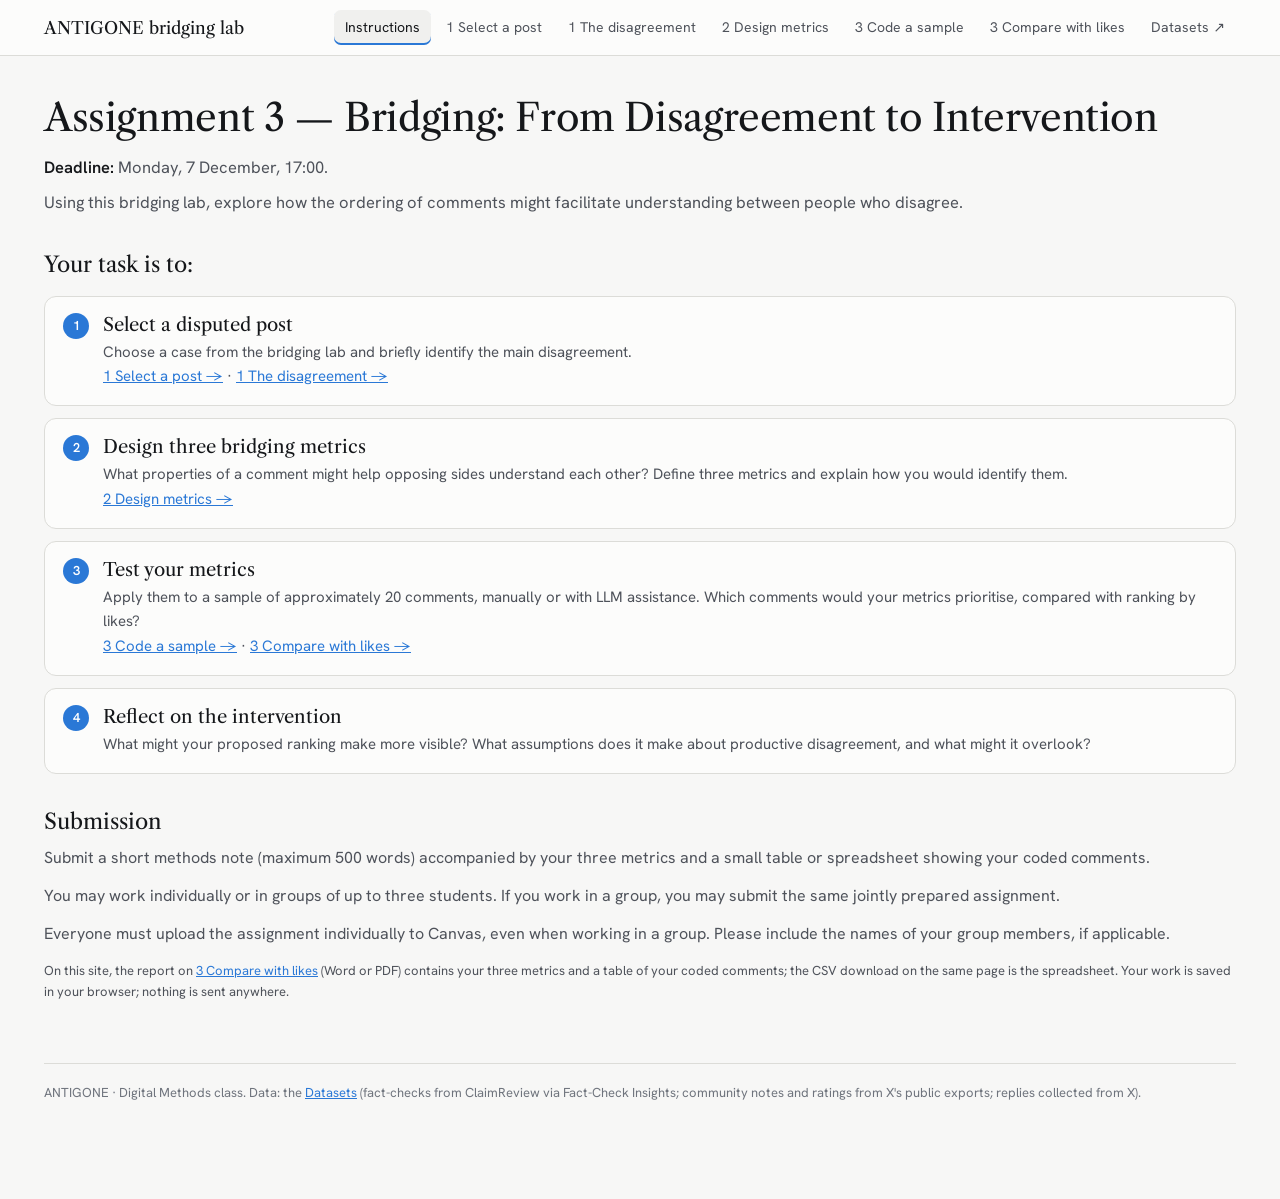
<file: index.html>
<!doctype html>
<html lang="en">
<head>
<meta charset="utf-8">
<meta name="viewport" content="width=device-width, initial-scale=1">
<title>ANTIGONE bridging lab</title>
<meta name="description" content="Assignment 3: design three bridging metrics for a disputed X post, test them on a sample of comments, and compare the result with ranking by likes.">
<script>if (new URLSearchParams(location.search).get("post")) location.replace("posts.html" + location.search);</script>
<link rel="preconnect" href="https://fonts.googleapis.com">
<link rel="preconnect" href="https://fonts.gstatic.com" crossorigin>
<link rel="stylesheet" href="https://fonts.googleapis.com/css2?family=Hanken+Grotesk:wght@400;500;600&family=Libre+Caslon+Text:ital,wght@0,400;1,400&display=swap">
<link rel="stylesheet" href="assets/lab.css">
</head>
<body>
<div class="top"><div class="in">
  <a class="brand" href="index.html">ANTIGONE bridging lab</a>
  <nav class="nav" aria-label="Steps">
    <a href="index.html" aria-current="page">Instructions</a>
    <a href="posts.html">1 Select a post</a>
    <a href="read.html">1 The disagreement</a>
    <a href="metrics.html">2 Design metrics</a>
    <a href="prompt.html">3 Code a sample</a>
    <a href="order.html">3 Compare with likes</a>
    <a href="https://claude.ai/artifact/C2MCv6EvPMsV7Sf9JYqmwA#disputed" target="_blank" rel="noopener">Datasets ↗</a>
  </nav>
</div></div>

<main class="wrap">
  <div class="prose">
  <h1>Assignment 3 — Bridging: From Disagreement to Intervention</h1>
  <p class="lede"><b>Deadline:</b> Monday, 7 December, 17:00.</p>
  <p class="lede">Using this bridging lab, explore how the ordering of comments might facilitate understanding between people who disagree.</p>
  <h2>Your task is to:</h2>
  </div>
  <ol class="steps">
    <li><h2>Select a disputed post</h2><p>Choose a case from the bridging lab and briefly identify the main disagreement.</p>
      <p class="small"><a href="posts.html">1 Select a post →</a> · <a href="read.html">1 The disagreement →</a></p></li>
    <li><h2>Design three bridging metrics</h2><p>What properties of a comment might help opposing sides understand each other? Define three metrics and
      explain how you would identify them.</p>
      <p class="small"><a href="metrics.html">2 Design metrics →</a></p></li>
    <li><h2>Test your metrics</h2><p>Apply them to a sample of approximately 20 comments, manually or with LLM assistance. Which comments would your
      metrics prioritise, compared with ranking by likes?</p>
      <p class="small"><a href="prompt.html">3 Code a sample →</a> · <a href="order.html">3 Compare with likes →</a></p></li>
    <li><h2>Reflect on the intervention</h2><p>What might your proposed ranking make more visible? What assumptions does it make about productive
      disagreement, and what might it overlook?</p></li>
  </ol>

  <div class="prose">
  <h2>Submission</h2>
  <p>Submit a short methods note (maximum 500 words) accompanied by your three metrics and a small table or spreadsheet showing your coded comments.</p>
  <p>You may work individually or in groups of up to three students. If you work in a group, you may submit the same jointly prepared assignment.</p>
  <p>Everyone must upload the assignment individually to Canvas, even when working in a group. Please include the names of your group members, if applicable.</p>
  <p class="small muted">On this site, the report on <a href="order.html">3 Compare with likes</a> (Word or PDF) contains your three metrics and a table of
  your coded comments; the CSV download on the same page is the spreadsheet. Your work is saved in your browser; nothing is sent anywhere.</p>
  </div>
  <footer class="foot">ANTIGONE · Digital Methods class. Data: the <a href="https://claude.ai/artifact/C2MCv6EvPMsV7Sf9JYqmwA#disputed" target="_blank" rel="noopener">Datasets</a>
  (fact-checks from ClaimReview via Fact-Check Insights; community notes and ratings from X's public exports; replies collected from X).</footer>
</main>
</body>
</html>
</file>
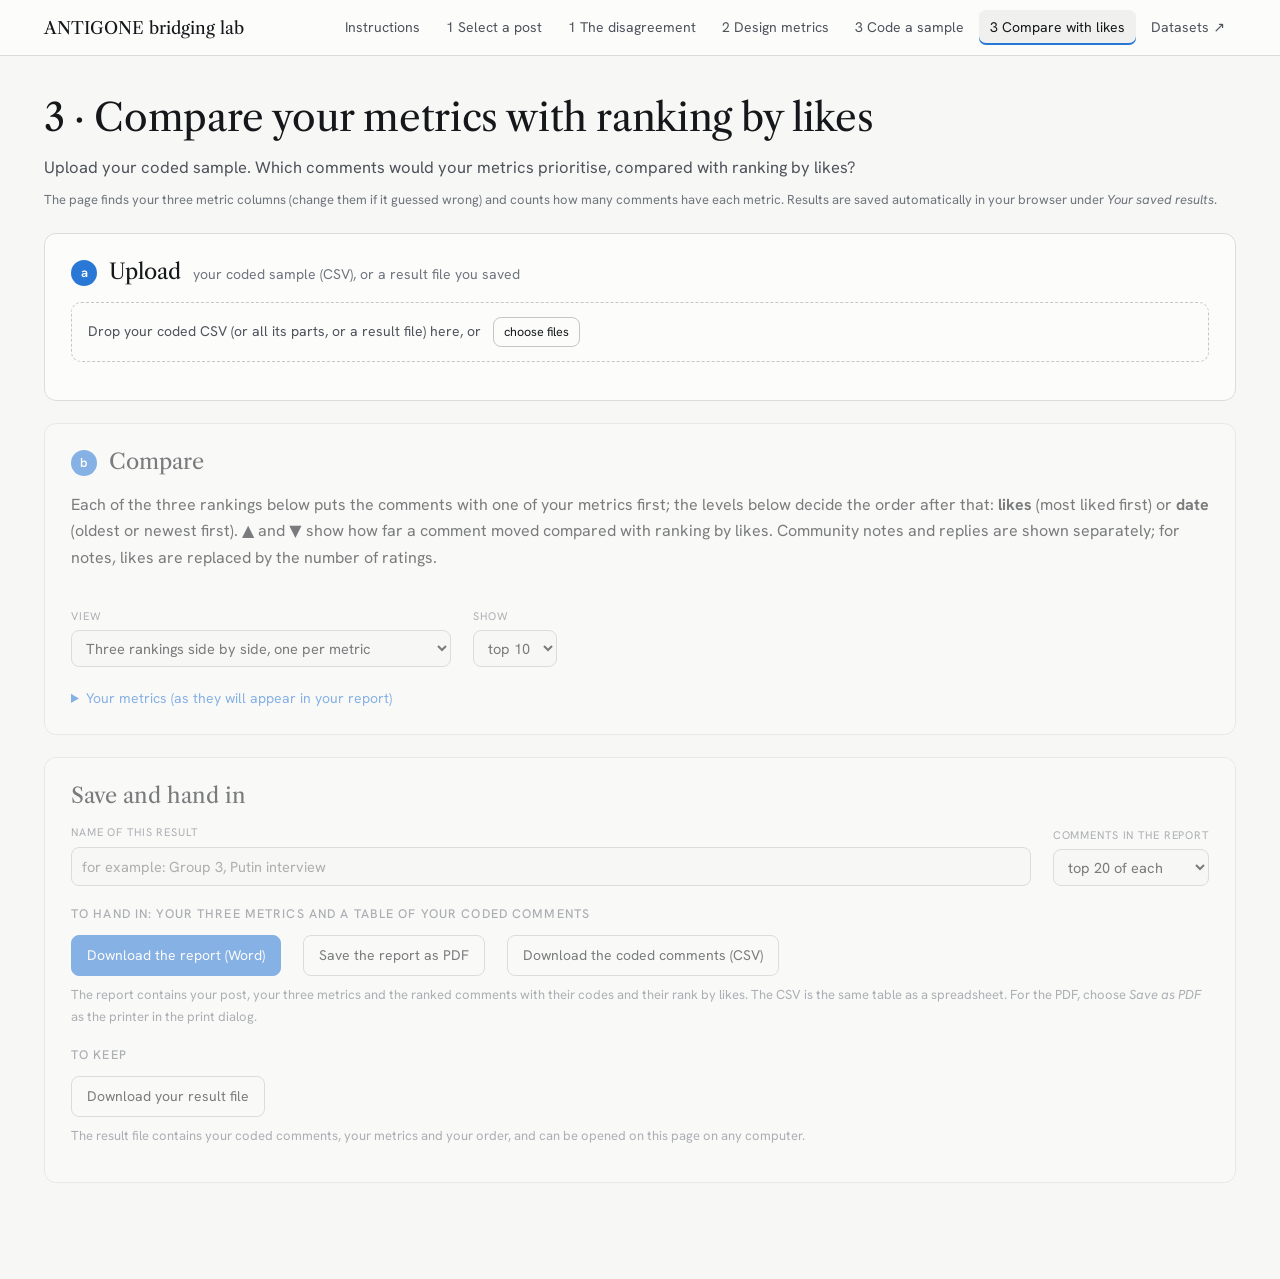
<file: bridge.html>
<!doctype html>
<html lang="en"><head><meta charset="utf-8"><title>ANTIGONE bridging lab</title>
<meta http-equiv="refresh" content="0; url=order.html">
<script>location.replace("order.html" + location.search);</script></head>
<body><p>This page has moved: <a href="order.html">continue</a>.</p></body></html>
</file>
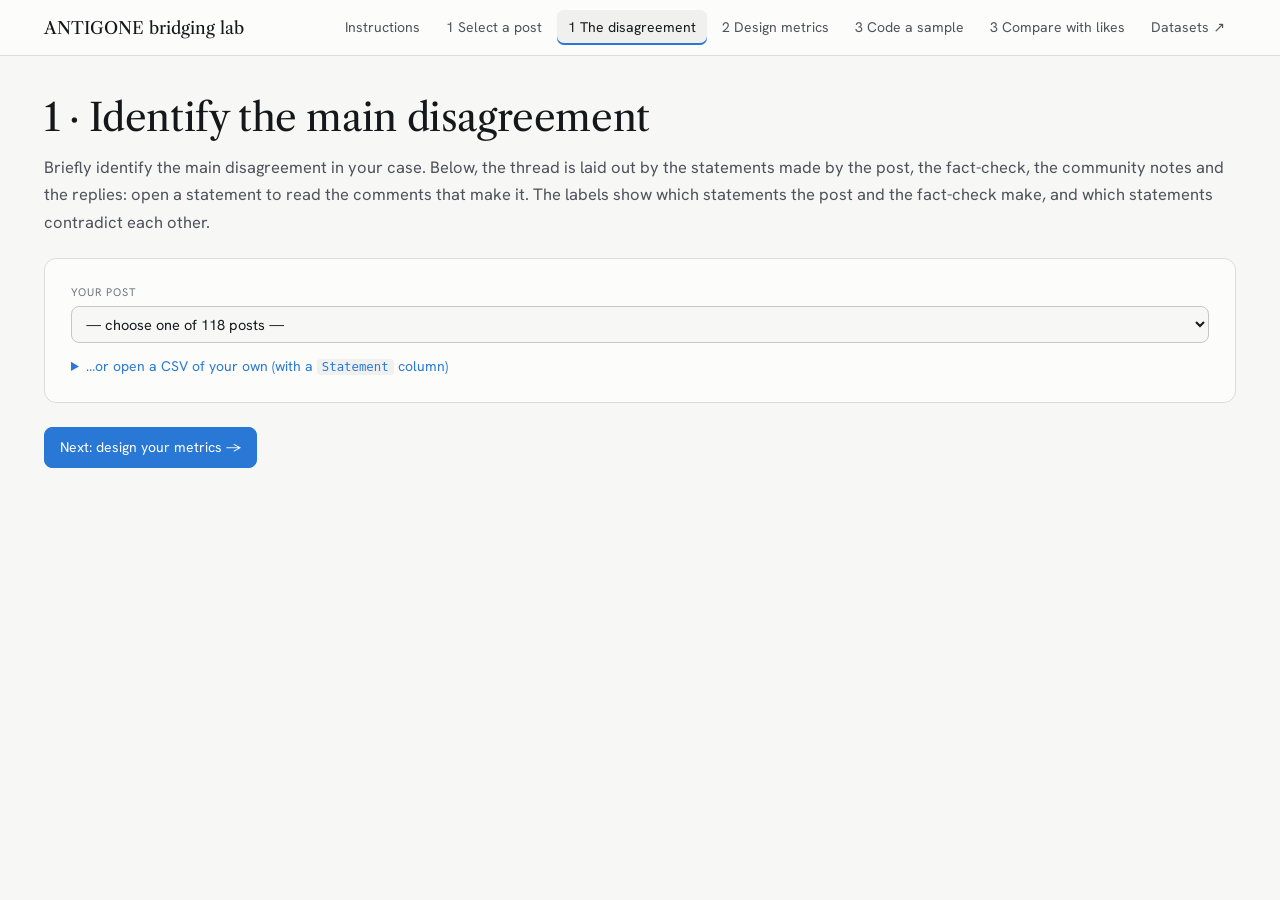
<file: code.html>
<!doctype html>
<html lang="en"><head><meta charset="utf-8"><title>ANTIGONE bridging lab</title>
<meta http-equiv="refresh" content="0; url=read.html">
<script>location.replace("read.html" + location.search);</script></head>
<body><p>This page has moved: <a href="read.html">continue</a>.</p></body></html>
</file>
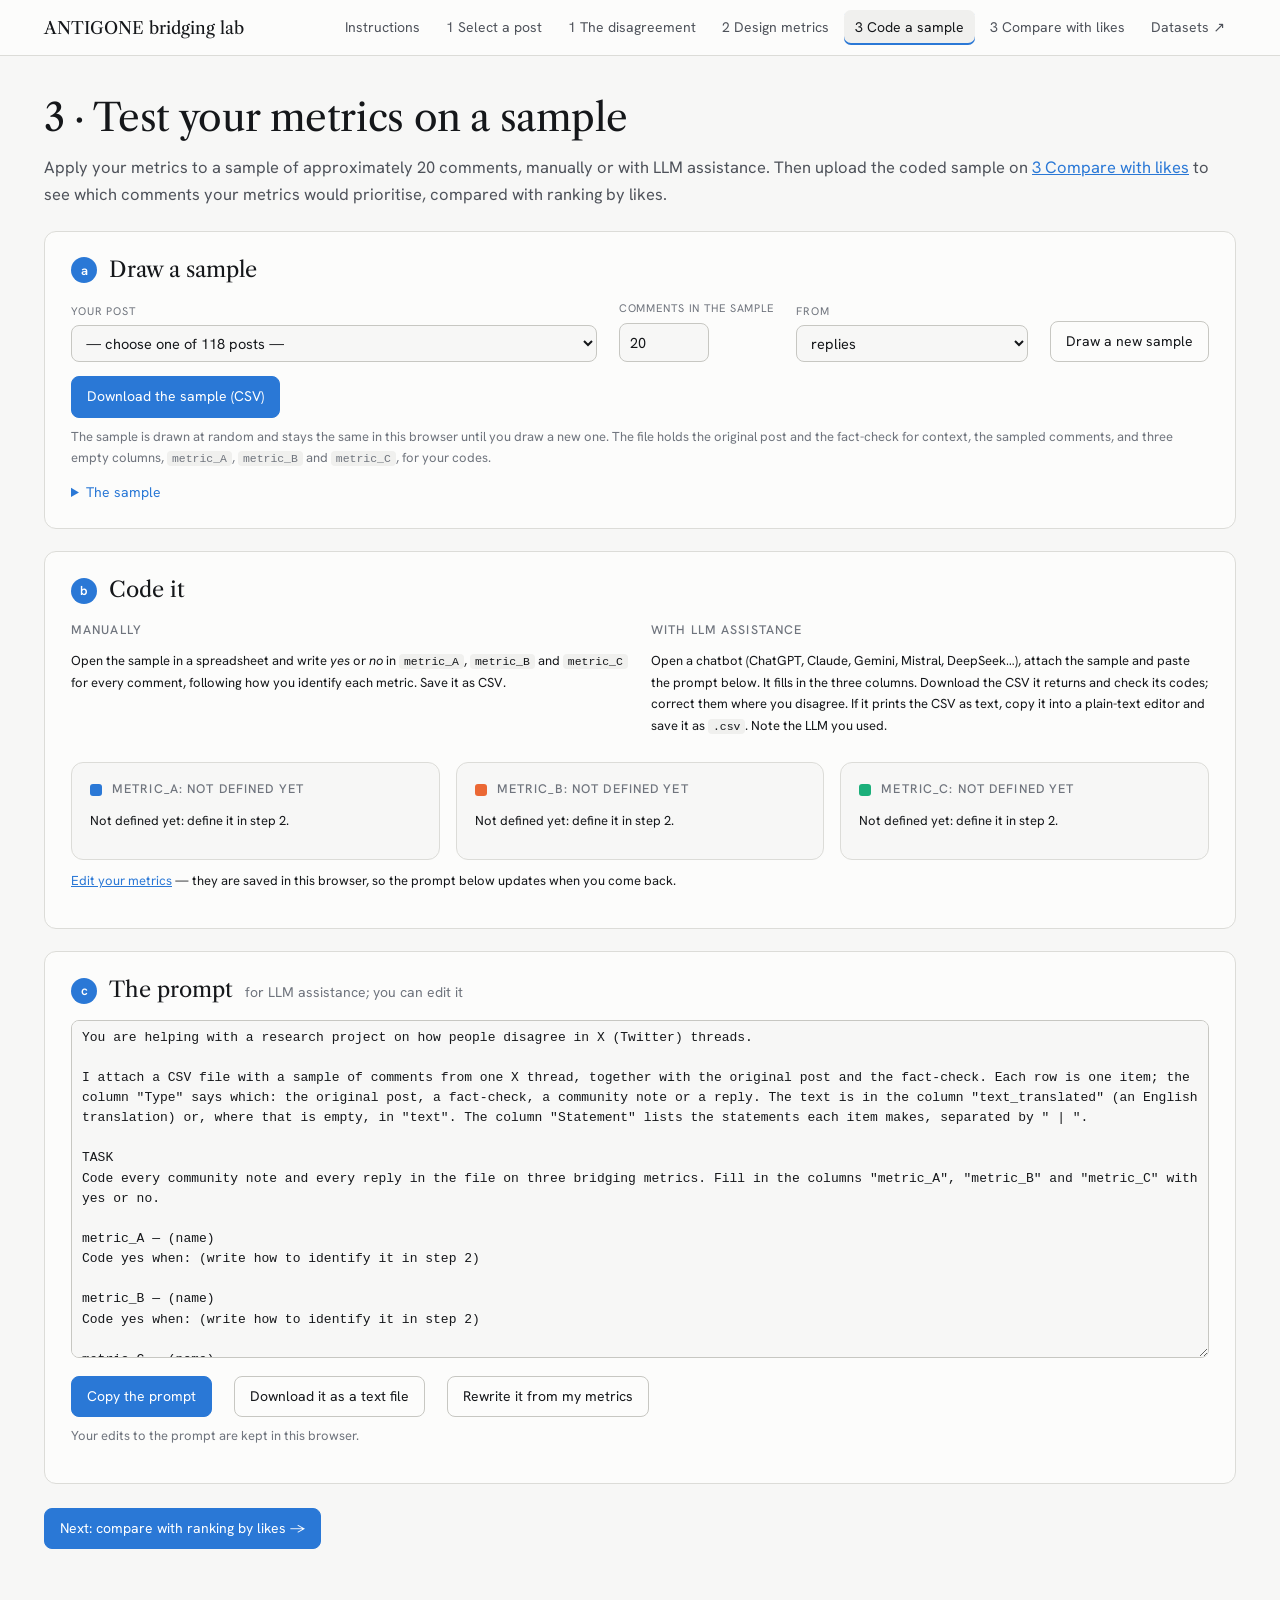
<file: llm.html>
<!doctype html>
<html lang="en"><head><meta charset="utf-8"><title>ANTIGONE bridging lab</title>
<meta http-equiv="refresh" content="0; url=prompt.html">
<script>location.replace("prompt.html" + location.search);</script></head>
<body><p>This page has moved: <a href="prompt.html">continue</a>.</p></body></html>
</file>
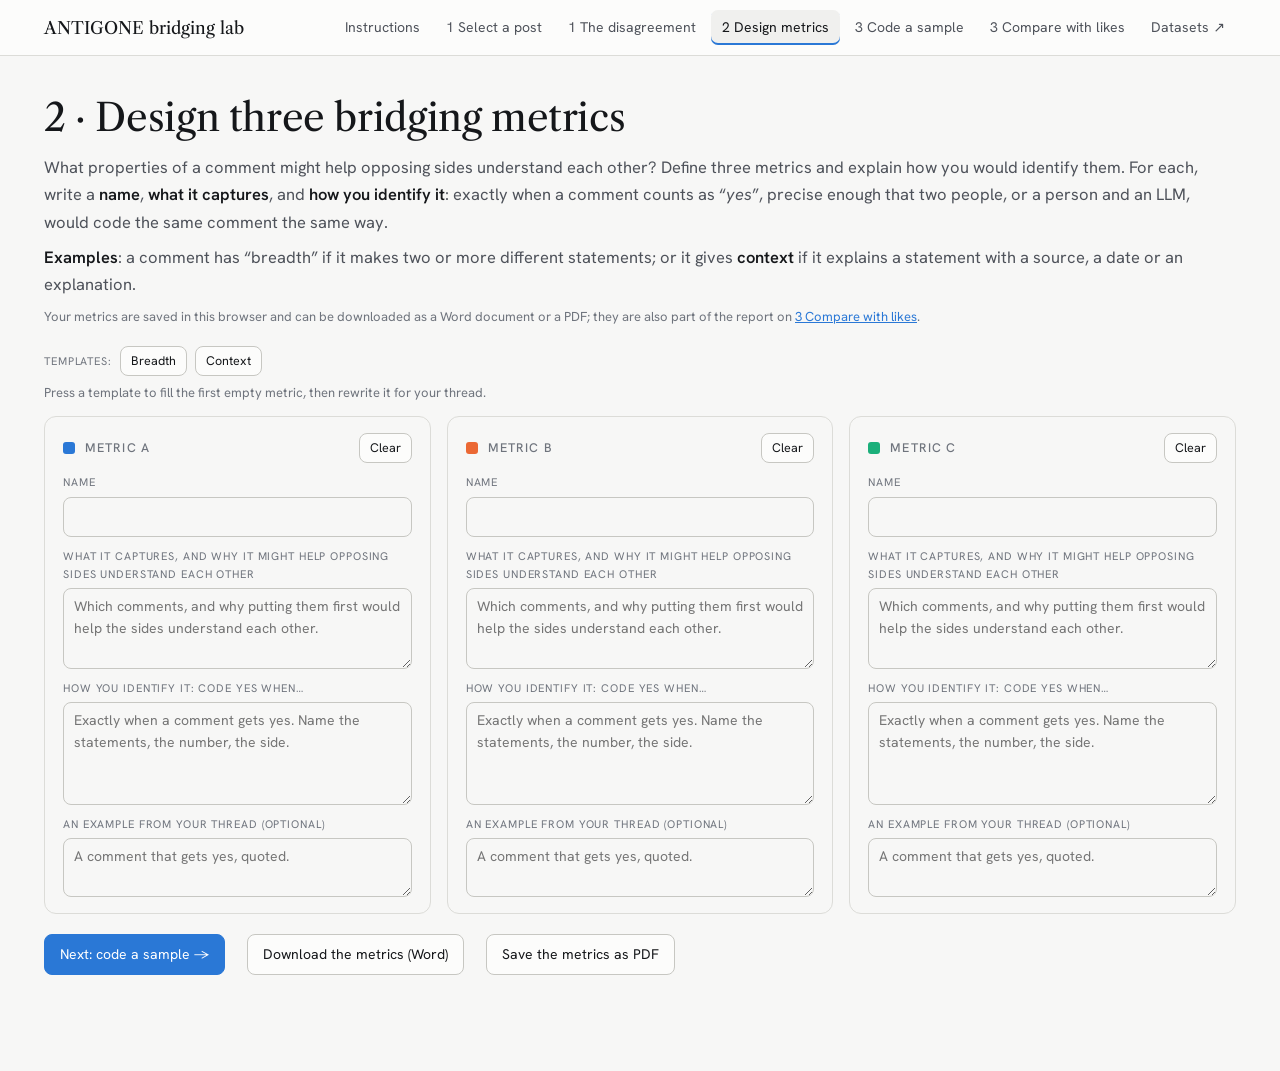
<file: metrics.html>
<!doctype html>
<html lang="en">
<head>
<meta charset="utf-8">
<meta name="viewport" content="width=device-width, initial-scale=1">
<title>2 Design metrics · ANTIGONE bridging lab</title>
<meta name="description" content="Define three bridging metrics, each with a coding rule.">
<link rel="preconnect" href="https://fonts.googleapis.com">
<link rel="preconnect" href="https://fonts.gstatic.com" crossorigin>
<link rel="stylesheet" href="https://fonts.googleapis.com/css2?family=Hanken+Grotesk:wght@400;500;600&family=Libre+Caslon+Text:ital,wght@0,400;1,400&display=swap">
<link rel="stylesheet" href="assets/lab.css">
</head>
<body>
<div class="top"><div class="in">
  <a class="brand" href="index.html">ANTIGONE bridging lab</a>
  <nav class="nav" aria-label="Steps">
    <a href="index.html">Instructions</a>
    <a href="posts.html">1 Select a post</a>
    <a href="read.html">1 The disagreement</a>
    <a href="metrics.html" aria-current="page">2 Design metrics</a>
    <a href="prompt.html">3 Code a sample</a>
    <a href="order.html">3 Compare with likes</a>
    <a href="https://claude.ai/artifact/C2MCv6EvPMsV7Sf9JYqmwA#disputed" target="_blank" rel="noopener">Datasets ↗</a>
  </nav>
</div></div>

<main class="wrap">
  <h1>2 · Design three bridging metrics</h1>
  <p class="lede">What properties of a comment might help opposing sides understand each other? Define three metrics and explain how you would
  identify them. For each, write a <b>name</b>, <b>what it captures</b>, and <b>how you identify it</b>: exactly when a comment counts as “<i>yes</i>”,
  precise enough that two people, or a person and an LLM, would code the same comment the same way.</p>
  <p class="lede"><b>Examples</b>: a comment has “breadth” if it makes two or more different statements; or it gives <b>context</b> if it explains a
  statement with a source, a date or an explanation.</p>
  <p class="small muted">Your metrics are saved in this browser and can be downloaded as a Word document or a PDF; they are also part of the report on
  <a href="order.html">3 Compare with likes</a>.</p>

  <div class="row" style="margin:18px 0 6px;gap:8px"><span class="lab" style="align-self:center">Templates:</span><span id="tpl" class="row" style="gap:8px"></span></div>
  <p class="small muted" id="tpl-msg">Press a template to fill the first empty metric, then rewrite it for your thread.</p>
  <div class="grid3" id="boxes" style="margin-top:12px"></div>
  <div class="row" style="margin-top:20px">
    <a class="btn primary" href="prompt.html">Next: code a sample →</a>
    <button type="button" class="btn" id="dl">Download the metrics (Word)</button>
    <button type="button" class="btn" id="pdf">Save the metrics as PDF</button>
    <span class="msg" id="saved"></span>
  </div>
</main>
<script src="assets/lab.js"></script>
<script>
"use strict";
const { $, el } = LAB;
const TEMPLATES = [
  { name: "Breadth", def: "Comments that make more than one statement, and so connect several points of the dispute.",
    rule: "Yes if the comment makes two or more different statements. Otherwise no." },
  { name: "Context", def: "Comments that explain rather than only assert: they give the background a reader of the other side needs.",
    rule: "Yes if the comment explains or contextualises a statement — gives a source or link, a date, background facts, or the reason behind a position — instead of only asserting it. Otherwise no." },
];
const blank = () => ({ name: "", def: "", rule: "", example: "" });
const stored = LAB.store.get("metrics");
let M = LAB.myMetrics(stored);
if (JSON.stringify(M) !== JSON.stringify(stored)) LAB.store.set("metrics", M);
const save = () => { const ok = LAB.store.set("metrics", M); $("#saved").textContent = ok ? "Saved in this browser." : "This browser could not save your metrics: download them."; };

function draw() {
  $("#boxes").replaceChildren(...M.map((m, j) => {
    const L = "ABC"[j];
    const f = (key, label, rows, ph) => { const t = rows ? el("textarea", { rows, placeholder: ph, style: "font-family:var(--font-body);font-size:14px" })
        : el("input", { type: "text", placeholder: ph }); t.value = m[key]; t.oninput = () => { m[key] = t.value; save(); };
      return el("label", { class: "field", style: "margin-top:10px" }, el("span", { text: label }), t); };
    return el("div", { class: "metric" }, el("div", { class: "mh" }, el("span", { class: "sw", style: `background:var(--g${j + 1})` }), el("h3", { text: `Metric ${L}` }),
        el("button", { type: "button", class: "btn small", style: "margin-left:auto", text: "Clear", onclick: () => { M[j] = blank(); save(); draw(); } })),
      f("name", "Name", 0, ""),
      f("def", "What it captures, and why it might help opposing sides understand each other", 3, "Which comments, and why putting them first would help the sides understand each other."),
      f("rule", "How you identify it: code yes when…", 4, "Exactly when a comment gets yes. Name the statements, the number, the side."),
      f("example", "An example from your thread (optional)", 2, "A comment that gets yes, quoted."));
  }));
}
$("#tpl").append(...TEMPLATES.map(t => el("button", { type: "button", class: "btn small", text: t.name, onclick: () => {
  const j = M.findIndex(m => !m.name && !m.def && !m.rule);
  if (j < 0) { $("#tpl-msg").textContent = "All three metrics are filled: clear one first."; return; }
  M[j] = Object.assign(blank(), t); save(); draw(); $("#tpl-msg").textContent = `Metric ${"ABC"[j]} filled with ${t.name}. Now rewrite it for your thread.`; } })));
const cb = () => M.map((m, j) => ({ L: "ABC"[j], name: m.name || "(no name)", def: m.def || "—", rule: m.rule || "—", example: m.example || "" }));
$("#dl").onclick = () => {
  const blocks = [{ type: "title", text: "Bridging metrics" }, { type: "small", text: `ANTIGONE bridging lab · ${new Date().toISOString().slice(0, 10)}` }];
  cb().forEach(m => { blocks.push({ type: "h1", text: `Metric ${m.L}: ${m.name}` }, { type: "p", runs: [{ t: "What it captures. ", b: true }, m.def] },
    { type: "p", runs: [{ t: "How to identify it. ", b: true }, m.rule] }); if (m.example) blocks.push({ type: "p", runs: [{ t: "Example. ", b: true }, m.example] }); });
  LAB.downloadBlob("bridging_metrics.docx", LAB.docx({ title: "Bridging metrics", blocks }));
};
$("#pdf").onclick = () => LAB.printHTML(`<!doctype html><html lang="en"><head><meta charset="utf-8"><title>Bridging metrics</title><style>
@page{size:A4;margin:18mm}body{font:11pt/1.5 Calibri,"Segoe UI",Arial,sans-serif;color:#111}h1{font-size:20pt;font-weight:400;margin:0 0 2pt}
h2{font-size:14pt;margin:18pt 0 6pt}p{margin:0 0 6pt}.s{color:#595959;font-size:9pt}</style></head><body>
<h1>Bridging metrics</h1><p class="s">ANTIGONE bridging lab · ${new Date().toISOString().slice(0, 10)}</p>
${cb().map(m => `<h2>Metric ${m.L}: ${LAB.esc(m.name)}</h2><p><b>What it captures.</b> ${LAB.esc(m.def)}</p><p><b>How to identify it.</b> ${LAB.esc(m.rule)}</p>`
  + (m.example ? `<p><b>Example.</b> ${LAB.esc(m.example)}</p>` : "")).join("")}</body></html>`);
draw();
if (M.some(m => m.name || m.rule)) $("#saved").textContent = "Your metrics, as you left them in this browser.";
</script>
</body>
</html>
</file>
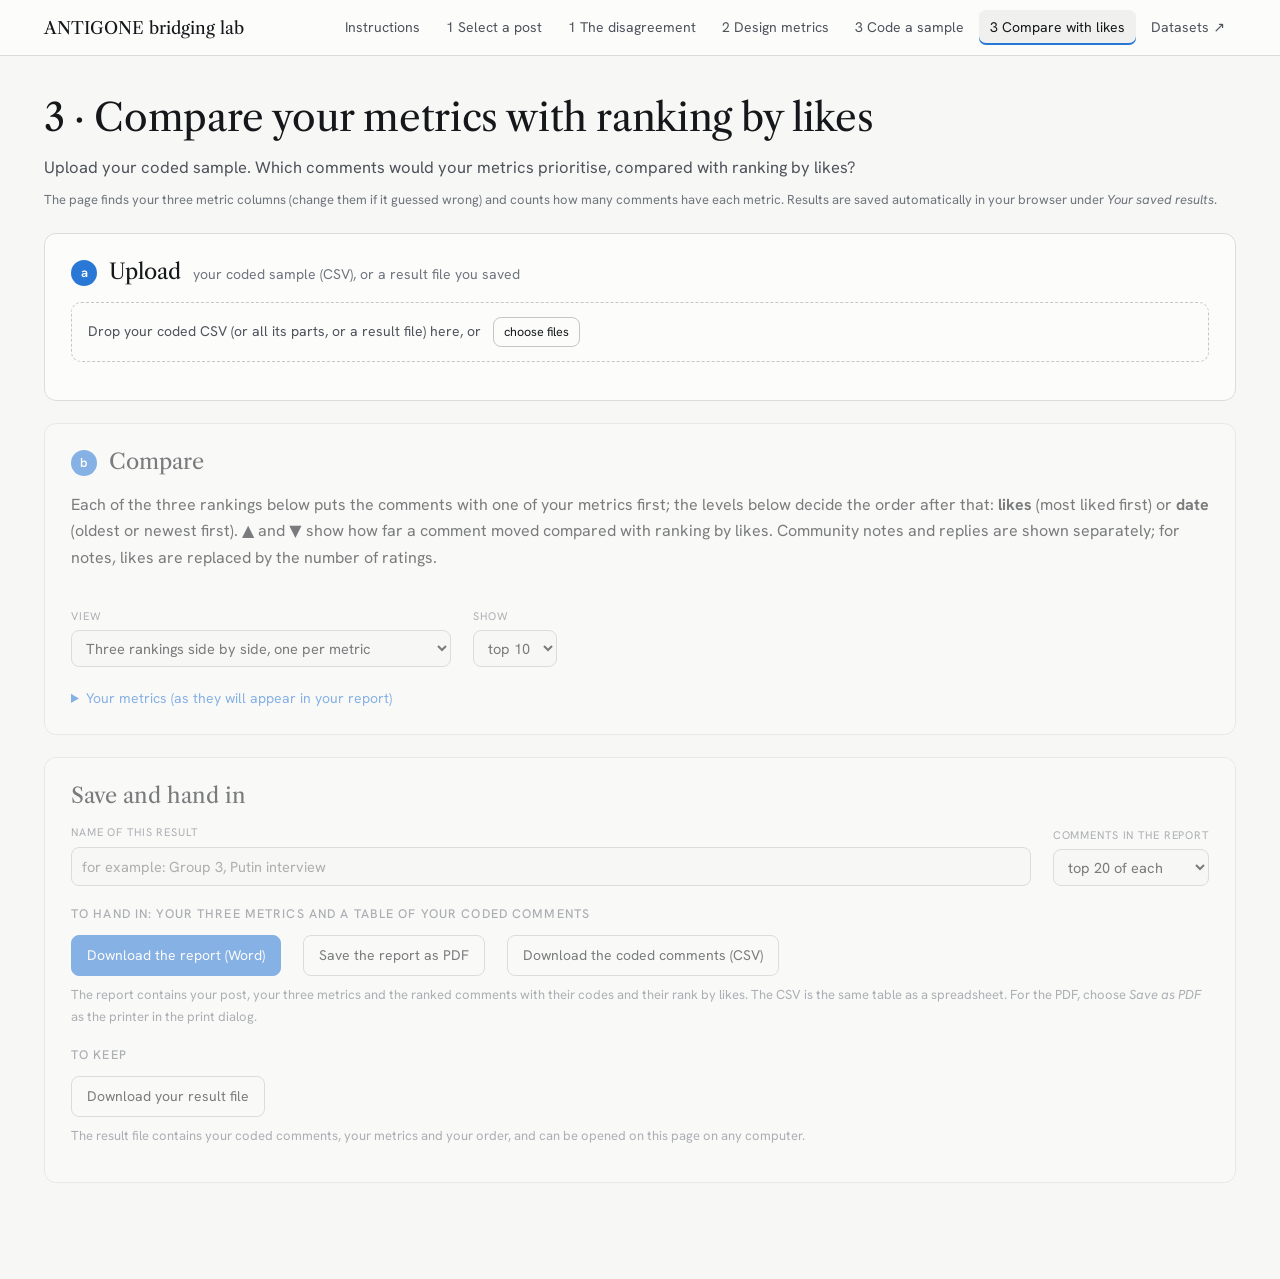
<file: order.html>
<!doctype html>
<html lang="en">
<head>
<meta charset="utf-8">
<meta name="viewport" content="width=device-width, initial-scale=1">
<title>3 Compare with likes · ANTIGONE bridging lab</title>
<meta name="description" content="Upload your coded comments and compare the rankings by your three bridging metrics with ranking by likes.">
<link rel="preconnect" href="https://fonts.googleapis.com">
<link rel="preconnect" href="https://fonts.gstatic.com" crossorigin>
<link rel="stylesheet" href="https://fonts.googleapis.com/css2?family=Hanken+Grotesk:wght@400;500;600&family=Libre+Caslon+Text:ital,wght@0,400;1,400&display=swap">
<link rel="stylesheet" href="assets/lab.css">
</head>
<body>
<div class="top"><div class="in">
  <a class="brand" href="index.html">ANTIGONE bridging lab</a>
  <nav class="nav" aria-label="Steps">
    <a href="index.html">Instructions</a>
    <a href="posts.html">1 Select a post</a>
    <a href="read.html">1 The disagreement</a>
    <a href="metrics.html">2 Design metrics</a>
    <a href="prompt.html">3 Code a sample</a>
    <a href="order.html" aria-current="page">3 Compare with likes</a>
    <a href="https://claude.ai/artifact/C2MCv6EvPMsV7Sf9JYqmwA#disputed" target="_blank" rel="noopener">Datasets ↗</a>
  </nav>
</div></div>

<main class="wrap">
  <h1>3 · Compare your metrics with ranking by likes</h1>
  <p class="lede">Upload your coded sample. Which comments would your metrics prioritise, compared with ranking by likes?</p>
  <p class="small muted">The page finds your three metric columns (change them if it guessed wrong) and counts how many comments have each metric.
  Results are saved automatically in your browser under <i>Your saved results</i>.</p>

  <section class="step" id="saved-box" hidden>
    <header><h2>Your saved results</h2><span class="sub">in this browser</span></header>
    <div class="tw"><table id="saved"></table></div>
  </section>

  <section class="step">
    <header><span class="n">a</span><h2>Upload</h2><span class="sub">your coded sample (CSV), or a result file you saved</span></header>
    <div id="drop"></div>
    <div id="found" class="found" style="margin-top:14px"></div>
  </section>

  <section class="step off" id="s-order">
    <header><span class="n">b</span><h2>Compare</h2><span class="sub" id="order-sub"></span></header>
    <p style="margin:0 0 10px">Each of the three rankings below puts the comments with one of your metrics first; the levels below decide the order after
    that: <b>likes</b> (most liked first) or <b>date</b> (oldest or newest first). ▲ and ▼ show how far a comment moved compared with ranking by likes.
    Community notes and replies are shown separately; for notes, likes are replaced by the number of ratings.</p>
    <div class="row" id="levels" style="align-items:flex-end"></div>
    <p class="found" id="order-says" style="margin-top:10px"></p>
    <div class="row" id="counts" style="gap:8px;margin:6px 0 14px"></div>
    <div class="row" style="margin-bottom:6px">
      <label class="field" style="flex:0 1 380px"><span>View</span><select id="viewmode"><option value="metrics">Three rankings side by side, one per metric</option><option value="x">Your order next to ranking by likes</option><option value="yours">Your order only</option></select></label>
      <label class="field"><span>Show</span><select id="topk"><option value="10">top 10</option><option value="20">top 20</option><option value="50">top 50</option><option value="100000">all</option></select></label>
    </div>
    <p class="small muted" id="view-says" style="margin:0 0 6px"></p>
    <div id="view"></div>
    <details class="more" style="margin-top:20px"><summary>Your metrics (as they will appear in your report)</summary>
      <div class="grid3" id="mets" style="margin-top:12px"></div>
      <button type="button" class="btn small" id="from-step3" style="margin-top:10px">Take them again from step 2</button>
    </details>
  </section>

  <section class="step off" id="s-save">
    <header><h2>Save and hand in</h2><span class="sub" id="save-state"></span></header>
    <div class="row">
      <label class="field" style="flex:1 1 300px"><span>Name of this result</span><input type="text" id="rname" placeholder="for example: Group 3, Putin interview"></label>
      <label class="field"><span>Comments in the report</span><select id="pres"><option value="20">top 20 of each</option><option value="50">top 50 of each</option><option value="100000">all</option></select></label>
    </div>
    <h3 style="margin-top:18px">To hand in: your three metrics and a table of your coded comments</h3>
    <div class="row">
      <button type="button" class="btn primary" id="dl-docx">Download the report (Word)</button>
      <button type="button" class="btn" id="dl-pdf">Save the report as PDF</button>
      <button type="button" class="btn" id="dl-csv">Download the coded comments (CSV)</button>
    </div>
    <p class="small muted" style="margin-top:8px">The report contains your post, your three metrics and the ranked comments with their codes and their rank
    by likes. The CSV is the same table as a spreadsheet. For the PDF, choose <i>Save as PDF</i> as the printer in the print dialog.</p>
    <h3 style="margin-top:18px">To keep</h3>
    <div class="row">
      <button type="button" class="btn" id="dl-result">Download your result file</button>
    </div>
    <p class="small muted" style="margin-top:8px">The result file contains your coded comments, your metrics and your order, and can be opened on this
    page on any computer.</p>
  </section>
</main>
<script src="assets/lab.js"></script>
<script>
"use strict";
const { $, el, NF, esc } = LAB;
const L3 = ["A", "B", "C"], COL = { A: "var(--g1)", B: "var(--g2)", C: "var(--g3)" }, HEX = { A: "#2a78d6", B: "#eb6834", C: "#1baf7a" };
const lc = s => String(s || "").toLowerCase().replace(/[\s_-]+/g, "");
let R = null;        // the current result
let ITEMS = [];      // its comments
let D = null;        // what is where in its file

/* ---------- saved results ---------- */
function drawSaved() {
  const list = LAB.results.list();
  $("#saved-box").hidden = !list.length;
  $("#saved").replaceChildren(el("thead", {}, el("tr", {}, el("th", { text: "Result" }), el("th", { text: "Last saved" }), el("th", { text: "" }))),
    el("tbody", {}, ...list.map(r => el("tr", {}, el("td", {}, el("b", { text: r.name || "(no name)" }), r.metrics ? el("div", { class: "small muted", text: r.metrics }) : null),
      el("td", { class: "small", text: r.savedAt ? new Date(r.savedAt).toLocaleString() : "" }),
      el("td", { class: "num" }, el("button", { type: "button", class: "btn small" + (R && R.id === r.id ? "" : " primary"), text: R && R.id === r.id ? "Open now" : "Open",
          onclick: () => { const d = LAB.results.load(r.id); if (!d) { alert("This result could not be read back from the browser."); return; } openResult(Object.assign({ id: r.id }, d, d.settings)); } }), " ",
        el("button", { type: "button", class: "btn small", text: "Delete", onclick: () => { if (confirm(`Delete “${r.name}” from this browser? Download its result file first if you want to keep it.`)) {
          LAB.results.del(r.id); if (R && R.id === r.id) { R = null; location.reload(); } else drawSaved(); } } }))))));
}

/* ---------- upload ---------- */
function cleanCSV(t) {   // what a chatbot wraps around a CSV: code fences, a sentence before the header
  t = String(t).replace(/^﻿/, "");
  const fence = t.match(/```[a-zA-Z]*\s*\r?\n([\s\S]*?)```/); if (fence) t = fence[1];
  const lines = t.split(/\r?\n/), k = lines.findIndex(l => (l.match(/[,;\t]/g) || []).length >= 3);
  return k > 0 ? lines.slice(k).join("\n") : t;
}
LAB.filezone($("#drop"), (files, say) => {
  try {
    const json = files.find(f => /\.json$/i.test(f.name) || /^\s*\{/.test(f.text));
    if (json) { const d = JSON.parse(json.text);
      if (d.app !== "antigone-bridging-result" || !Array.isArray(d.rows)) throw new Error("this is not a result file of this site");
      openResult(Object.assign({}, d, { id: d.id || LAB.newId() }), true); say(`Opened ${json.name}`, "msg ok"); return; }
    files.sort((a, b) => a.name.localeCompare(b.name, undefined, { numeric: true }));
    const parsed = files.map(f => ({ name: f.name, p: LAB.parseCSV(cleanCSV(f.text)) })).filter(x => x.p.rows.length);
    if (!parsed.length) throw new Error("no rows could be read");
    const cols = []; parsed.forEach(x => x.p.cols.forEach(c => { if (!cols.includes(c)) cols.push(c); }));
    const seen = new Set(), rows = [];
    for (const x of parsed) for (const r of x.p.rows) {
      const typeCol = LAB.findCol(cols, ["Type"]), k = LAB.kindOf(typeCol ? r[typeCol] : "");
      if (k === "post" || k === "factcheck") { const key = k + "|" + (r.text || r.text_translated || ""); if (seen.has(key)) continue; seen.add(key); }
      rows.push(r);
    }
    const postCol = LAB.findCol(cols, ["post_id"]);
    const postId = postCol ? (rows.map(r => String(r[postCol] || "").trim()).find(v => /^\d{6,}$/.test(v)) || null) : null;
    const m = LAB.myMetrics(LAB.store.get("metrics"));
    const bare = n => n.replace(/\.(csv|tsv|txt)$/i, "");
    const name = parsed.length > 1 ? `${bare(parsed[0].name)} (+${parsed.length - 1} more part${parsed.length > 2 ? "s" : ""})` : bare(parsed[0].name);
    openResult({ id: LAB.newId(), name, postId, cols, rows, metrics: m, map: null,
      order: ["eng", "old", ""], view: "metrics", viewV2: true, topk: 20, pres: 20 }, true);
    say(`${parsed.map(x => `${x.name}: ${NF.format(x.p.rows.length)} rows`).join(" · ")}`, "msg ok");
  } catch (e) { say("The file could not be read: " + e.message, "msg err"); }
}, { multiple: true, accept: ".csv,text/csv,.tsv,.txt,.json,application/json", label: "Drop your coded CSV (or all its parts, or a result file) here, or" });

function guessMap(cols, rows, metrics) {
  const map = {}, used = new Set();
  L3.forEach((L, j) => { const nm = (metrics[j] && metrics[j].name) || "";
    const c = LAB.findCol(cols, [`metric_${L}`, `metric ${L}`, `metric${L}`, `bridging_${L}`])
      || (nm && cols.find(x => lc(x) === lc(nm))) || (nm && lc(nm).length > 3 && cols.find(x => lc(x).includes(lc(nm)) && !/^mine/i.test(x)));
    if (c && !used.has(c)) { map[L] = c; used.add(c); } });
  const typeCol = LAB.findCol(cols, ["Type"]);
  const com = rows.filter(r => !typeCol || !["post", "factcheck"].includes(LAB.kindOf(r[typeCol])));
  const cands = cols.filter(c => !LAB.OUT_COLS.includes(c) && !used.has(c) && !/^(mine|my)[ _-]?[abc]$/i.test(c) && !/sample_id|rank/i.test(c)
    && com.some(r => String(r[c] ?? "").trim()) && com.filter(r => LAB.isYesNo(r[c])).length >= 0.9 * com.length);
  L3.forEach(L => { if (!map[L] && cands.length) { map[L] = cands.shift(); used.add(map[L]); } });
  return map;
}

function openResult(r, fresh) {
  R = Object.assign({ order: ["eng", "old", ""], topk: 20, pres: 20 }, r);
  R.metrics = LAB.myMetrics(R.metrics);
  if (!R.viewV2 || !["x", "metrics", "yours"].includes(R.view)) { R.view = "metrics"; R.viewV2 = true; }
  D = LAB.describe(R.cols, R.rows);
  D.timeCol = LAB.findCol(R.cols, ["timestamp", "created_at", "date", "time", "datetime"]);
  if (!R.map || !Object.values(R.map).some(c => R.cols.includes(c))) R.map = guessMap(R.cols, R.rows, R.metrics);
  if (fresh) { const ok = LAB.results.saveData(R.id, { id: R.id, name: R.name, savedAt: new Date().toISOString(), metrics: metricNames() },
    { app: "antigone-bridging-result", name: R.name, postId: R.postId, cols: R.cols, rows: R.rows });
    R.persist = ok; persist(); }
  ["#s-order", "#s-save"].forEach(s => $(s).classList.remove("off"));
  $("#rname").value = R.name || ""; $("#viewmode").value = R.view; $("#topk").value = String(R.topk || 20); $("#pres").value = String(R.pres || 20);
  build(); drawFound(); drawLevels(); drawMets(); render(); drawSaved();
  if (fresh) document.getElementById("s-order").scrollIntoView({ behavior: "smooth", block: "start" });
}
const metricNames = () => R.metrics.map((m, j) => `${L3[j]}: ${(m && m.name) || "—"}`).join(" · ");
function persist() {
  if (!R) return;
  const ok = LAB.results.saveSettings(R.id, { metrics: R.metrics, map: R.map, order: R.order, view: R.view, viewV2: true, topk: R.topk, pres: R.pres, name: R.name, postId: R.postId },
    { name: R.name, metrics: metricNames() });
  const good = ok && R.persist !== false;
  $("#save-state").textContent = good ? "✓ saved in this browser" : "⚠ this browser could not keep a copy: download your result file";
  $("#save-state").style.color = good ? "var(--good)" : "var(--bad)";
}

/* ---------- reading the file ---------- */
const ready = L => !!(R && R.map[L] && String((R.metrics[L3.indexOf(L)] || {}).name || "").trim());
const mname = L => { const m = R.metrics[L3.indexOf(L)]; return (m && m.name) || `Metric ${L}`; };
function build() {
  const likeOf = r => { const k = D.typeCol ? LAB.kindOf(r[D.typeCol]) : "comment", c = k === "note" ? (D.ratingCol || D.likeCol) : D.likeCol;
    return Math.max(0, +String(c ? r[c] ?? "" : "").replace(/[^\d.]/g, "") || 0); };
  ITEMS = R.rows.map((r, i) => ({ i, r, kind: D.typeCol ? LAB.kindOf(r[D.typeCol]) : "comment" })).filter(x => x.kind !== "post" && x.kind !== "factcheck")
    .map(x => Object.assign(x, { text: String(x.r[D.textCol] ?? "").trim() || String(x.r[D.origCol] ?? "").trim(), likes: likeOf(x.r),
      t: D.timeCol ? LAB.parseTime(x.r[D.timeCol]) : NaN, m: Object.fromEntries(L3.map(L => [L, !!(R.map[L] && LAB.yes(x.r[R.map[L]]))])),
      st: D.stCands[0] ? LAB.splitStatements(x.r[D.stCands[0]]) : [], sec: x.kind === "note" ? "note" : "reply" }));
}
/* community notes and replies are ordered separately */
function SECS() {
  const has = k => ITEMS.some(x => x.sec === k), notes = has("note");
  return [notes ? { key: "note", title: "Community notes", one: "note", many: "notes", eng: "most rated first", unit: "ratings" } : null,
    has("reply") ? { key: "reply", title: notes ? "Replies" : "Comments", one: notes ? "reply" : "comment", many: notes ? "replies" : "comments", eng: "most liked first", unit: "likes" } : null].filter(Boolean);
}
const nOf = (n, s) => `${NF.format(n)} ${n === 1 ? s.one : s.many}`;
function drawFound() {
  const N = ITEMS.length, warn = [];
  const sel = L => { const s = el("select", { "aria-label": `Column of metric ${L}` }, el("option", { value: "", text: "(no column)" }), ...R.cols.map(c => el("option", { value: c, text: c })));
    s.value = R.map[L] || ""; s.onchange = () => { R.map[L] = s.value; persist(); build(); drawFound(); drawLevels(); render(); }; return s; };
  if (!L3.some(L => R.map[L])) warn.push("No metric columns were found. Fill in metric_A, metric_B and metric_C in the sample file with yes or no, or pick the right columns below.");
  L3.forEach(L => { if (R.map[L]) { const filled = ITEMS.filter(x => String(x.r[R.map[L]] ?? "").trim()).length;
    if (filled < N) warn.push(`“${R.map[L]}” (${mname(L)}) is empty for ${N - filled} of ${N} comments. Those count as no.`); } });
  L3.forEach(L => { if (R.map[L] && !ready(L)) warn.push(`The column “${R.map[L]}” has no metric name yet: name metric ${L} in step 2 or under “Your metrics” below to order by it.`); });
  if (!D.likeCol) warn.push("No likes column: engagement treats every comment as 0 likes.");
  if (!D.timeCol || ITEMS.every(x => isNaN(x.t))) warn.push("No readable dates: chronological order falls back to the order of your file.");
  else { const bad = ITEMS.filter(x => isNaN(x.t)).length; if (bad) warn.push(`${bad} comments have no readable date; in chronological order they come last.`); }
  // agreement with the student's own coding
  const agree = L3.map(L => { const mine = LAB.findCol(R.cols, [`mine_${L}`, `mine ${L}`, `my_${L}`, `mine${L}`]); if (!mine || !R.map[L]) return null;
    const pairs = ITEMS.filter(x => String(x.r[mine] ?? "").trim() && String(x.r[R.map[L]] ?? "").trim()); if (!pairs.length) return null;
    const a = pairs.filter(x => LAB.yes(x.r[mine]) === LAB.yes(x.r[R.map[L]])).length;
    return { L, n: pairs.length, a, botOnly: pairs.filter(x => !LAB.yes(x.r[mine]) && LAB.yes(x.r[R.map[L]])).length, youOnly: pairs.filter(x => LAB.yes(x.r[mine]) && !LAB.yes(x.r[R.map[L]])).length }; }).filter(Boolean);
  R.agreement = agree;
  $("#found").replaceChildren(
    el("p", {}, el("b", { text: R.name }), ` · ${NF.format(R.rows.length)} rows: `, el("b", { text: SECS().map(s => nOf(ITEMS.filter(x => x.sec === s.key).length, s)).join(" and ") }), ".",
      R.postId ? ` Post ${R.postId}.` : ""),
    el("div", { class: "row", style: "margin:10px 0" }, ...L3.map(L => el("label", { class: "field" },
      el("span", { html: `<span style="color:${COL[L]}">●</span> ${esc(mname(L))} is in the column` }), sel(L)))),
    el("p", {}, ...L3.filter(L => R.map[L]).map(L => { const n = ITEMS.filter(x => x.m[L]).length;
      return el("span", { style: "margin-right:18px" }, el("b", { text: mname(L) }), `: ${n} yes (${N ? Math.round(100 * n / N) : 0}%)`); })),
    agree.length ? el("div", { class: "tw", style: "margin:8px 0" }, el("table", {}, el("thead", {}, el("tr", {}, ...["Your check", "compared", "agree", "chatbot yes, you no", "you yes, chatbot no"].map((t, k) => el("th", { class: k ? "num" : "", text: t })))),
      el("tbody", {}, ...agree.map(g => el("tr", {}, el("td", { text: mname(g.L) }), el("td", { class: "num", text: g.n }),
        el("td", { class: "num " + (g.a / g.n >= 0.8 ? "diff-ok" : "diff-bad"), text: `${g.a} · ${Math.round(100 * g.a / g.n)}%` }), el("td", { class: "num", text: g.botOnly }), el("td", { class: "num", text: g.youOnly })))))) : null,
    ...warn.map(w => el("p", { class: "err", text: w })));
}

/* ---------- ordering ---------- */
const KEYS = () => [["", "—"], ["eng", "Likes: most liked first"], ["old", "Chronological: oldest first"], ["new", "Chronological: newest first"],
  ...L3.filter(ready).map(L => [L, `${mname(L)} first`])];
function drawLevels() {
  const opts = KEYS();
  $("#levels").replaceChildren(...[0, 1, 2].map(k => { const s = el("select", { "aria-label": `Order, level ${k + 1}` }, ...opts.filter(o => k > 0 || o[0]).map(([v, t]) => el("option", { value: v, text: t })));
    const valid = opts.filter(o => k > 0 || o[0]).some(o => o[0] === R.order[k]);
    s.value = valid ? R.order[k] : (k === 0 ? "eng" : "");
    R.order[k] = s.value; s.onchange = () => { R.order[k] = s.value; persist(); render(); };
    return el("label", { class: "field" }, el("span", { text: ["Order by", "then by", "then by"][k] }), s); }));
}
function compare(order) {
  return (a, b) => { for (const k of order) { if (!k) continue; let d = 0;
      if (L3.includes(k)) d = (b.m[k] ? 1 : 0) - (a.m[k] ? 1 : 0);
      else if (k === "eng") d = b.likes - a.likes;
      else if (k === "old") d = (isNaN(a.t) ? Infinity : a.t) - (isNaN(b.t) ? Infinity : b.t);
      else if (k === "new") d = (isNaN(b.t) ? -Infinity : b.t) - (isNaN(a.t) ? -Infinity : a.t);
      if (d) return d > 0 ? 1 : -1; }
    return a.i - b.i; };
}
const LABEL = k => ({ eng: "the most liked first", old: "the oldest first", new: "the newest first" }[k] || `those marked ${mname(k)} first`);
function describeOrder() { const ks = R.order.filter(Boolean); return ks.length ? ks.map((k, i) => (i ? (i === 1 ? "then " : "then ") : "") + LABEL(k)).join(", ") : "the order of the file"; }
function orders() {
  return SECS().map(s => { const items = ITEMS.filter(x => x.sec === s.key);
    const yours = items.slice().sort(compare(R.order)), x = items.slice().sort(compare(["eng"]));
    yours.forEach((it, k) => it.ry = k + 1); x.forEach((it, k) => it.rx = k + 1);
    const byM = {}; L3.filter(ready).forEach(L => { byM[L] = items.slice().sort(compare([L, ...R.order.filter(k => k && k !== L)])); byM[L].forEach((it, k) => it["r" + L] = k + 1); });
    return Object.assign({}, s, { items, yours, x, byM }); });
}
/* the columns of one section, for the chosen view */
function columns(S, view) {
  if (view === "metrics") return L3.filter(ready).map(L => ({ title: `${mname(L)} first`, list: S.byM[L], rank: x => x["r" + L], move: x => x.rx - x["r" + L], c: COL[L], hex: HEX[L], L }));
  const cols = [{ title: "Your order", list: S.yours, rank: x => x.ry, move: view === "x" ? x => x.rx - x.ry : null, c: "var(--accent)", hex: "#2a78d6" }];
  if (view === "x") cols.push({ title: `Ranking by ${S.unit}: ${S.eng}`, list: S.x, rank: x => x.rx, move: null, c: "var(--rule-2)", hex: "#9a9a94" });
  return cols;
}
const ENG_NOTE = "Ranking by likes approximates X's own reply ranking, which this site does not reproduce. X does not order community notes by ratings: it shows the notes that its rating algorithm classifies as helpful.";
const VIEW_SAYS = { x: "Your order next to ranking by likes. ▲ and ▼ show how far a note or reply moved compared with ranking by likes. " + ENG_NOTE,
  get metrics() { return `Three rankings side by side, one per metric. Each puts the notes or replies coded yes for that metric first, then ${R ? describeOrder() : "your order"}. ▲ and ▼ show how far each moved compared with ranking by likes. ` + ENG_NOTE; },
  yours: "Your order only." };
function card(x, rank, move) {
  return el("article", { class: "cmt" },
    el("div", { class: "cm" }, el("span", { class: "rk", text: rank }),
      move == null ? null : move === 0 ? el("span", { class: "mv", text: "=" }) : el("span", { class: "mv " + (move > 0 ? "up" : "dn"), text: (move > 0 ? "▲" : "▼") + Math.abs(move) }),
      el("span", { text: x.r.author ? "@" + x.r.author : LAB.KIND_LABEL[x.kind] }), el("span", { text: `${NF.format(x.likes)} ${x.kind === "note" ? "ratings" : "likes"}` }),
      isNaN(x.t) ? null : el("span", { text: new Date(x.t).toISOString().slice(0, 16).replace("T", " ").replace(/ 00:00$/, "") })),
    el("div", { class: "cb", text: LAB.short(x.text || "(no text)", 600) }),
    el("div", { class: "st" }, ...L3.filter(L => x.m[L]).map(L => el("span", { class: "chip g", style: `background:${COL[L]}`, text: mname(L) })),
      ...x.st.slice(0, 4).map(s => el("span", { class: "chip", title: s.label || s.key, text: LAB.short(s.label || s.key, 40) }))));
}
function render() {
  if (!R) return;
  const O = orders(), k = +R.topk || 20;
  $("#order-sub").textContent = O.map(S => nOf(S.items.length, S)).join(" · ");
  $("#order-says").innerHTML = `<b>Your order:</b> ${esc(describeOrder())}. Ties keep the order of your file.`;
  $("#view-says").textContent = VIEW_SAYS[R.view] + (R.view === "metrics" && !L3.some(ready) ? " None of your metrics is ready yet: each needs a name and a column." : "");
  $("#counts").replaceChildren(...L3.filter(ready).map(L => el("span", { class: "chip g", style: `background:${COL[L]};font-size:12.5px;padding:3px 10px`,
    text: `${mname(L)}: ` + O.map(S => `${S.items.filter(x => x.m[L]).length} of ${nOf(S.items.length, S)}`).join(", ") })));
  const col = (C, S) => el("div", { class: "col" }, el("h3", {}, el("span", { class: "sw", style: `width:10px;height:10px;border-radius:2px;display:inline-block;background:${C.c}` }), C.title),
    ...C.list.slice(0, k).map(x => card(x, C.rank(x), C.move ? C.move(x) : null)));
  $("#view").replaceChildren(...O.map(S => { const cs = columns(S, R.view);
    return el("section", { class: "osec" }, el("h3", { class: "sect" }, S.title, el("small", { text: nOf(S.items.length, S) + (S.items.length > k ? ` · the first ${k} shown` : "") })),
      el("div", { class: "cols", style: `--ncol:${Math.max(1, cs.length)}` }, ...cs.map(C => col(C, S)))); }));
}
$("#viewmode").onchange = () => { R.view = $("#viewmode").value; persist(); render(); };
$("#topk").onchange = () => { R.topk = +$("#topk").value; persist(); render(); };
$("#pres").onchange = () => { R.pres = +$("#pres").value; persist(); };
$("#rname").oninput = () => { R.name = $("#rname").value; persist(); drawSaved(); };

function drawMets() {
  $("#mets").replaceChildren(...R.metrics.map((m, j) => { m = R.metrics[j] = Object.assign({ name: "", def: "", rule: "" }, m || {});
    const f = (key, label, rows) => { const t = rows ? el("textarea", { rows, style: "font-family:var(--font-body);font-size:13.5px" }) : el("input", { type: "text" });
      t.value = m[key] || ""; t.oninput = () => { m[key] = t.value; persist(); if (key === "name") { drawFound(); drawLevels(); render(); } };
      return el("label", { class: "field", style: "margin-top:8px" }, el("span", { text: label }), t); };
    return el("div", { class: "metric" }, el("div", { class: "mh" }, el("span", { class: "sw", style: `background:${COL[L3[j]]}` }), el("h3", { text: `Metric ${L3[j]}` })),
      f("name", "Name"), f("def", "What it captures", 3), f("rule", "How you identify it", 3)); }));
}
$("#from-step3").onclick = () => { const m = LAB.store.get("metrics"); if (!Array.isArray(m) || m.length !== 3) { alert("No metrics were saved in step 2 in this browser."); return; }
  R.metrics = LAB.myMetrics(JSON.parse(JSON.stringify(m))); persist(); drawMets(); drawFound(); drawLevels(); render(); };

/* ---------- downloads ---------- */
const fileBase = () => (R.name || "bridging").replace(/[^\w\-]+/g, "_").replace(/_+/g, "_").slice(0, 60);
$("#dl-result").onclick = () => LAB.download(`${fileBase()}_result.json`, JSON.stringify({ app: "antigone-bridging-result", version: 2, id: R.id, name: R.name,
  postId: R.postId, savedAt: new Date().toISOString(), metrics: R.metrics, map: R.map, order: R.order, view: R.view, topk: R.topk, pres: R.pres, cols: R.cols, rows: R.rows }), "application/json");
$("#dl-csv").onclick = () => { const O = orders(), extra = ["section", "rank_yours", "rank_engagement", ...L3.filter(ready).map(L => "rank_metric_" + L)];
  const cols = R.cols.filter(c => !extra.includes(c)).concat(extra);
  LAB.download(`${fileBase()}_ordered.csv`, LAB.toCSV(cols, O.flatMap(S => S.yours.map(x => Object.assign({}, x.r, { section: S.title, rank_yours: x.ry, rank_engagement: x.rx },
    Object.fromEntries(L3.filter(ready).map(L => ["rank_metric_" + L, x["r" + L]]))))))); };
/* ---------- the report: Word and PDF ---------- */
async function reportData() {
  const O = orders(), k = +R.pres || 20, N = ITEMS.length;
  let meta = null; try { if (R.postId) meta = (await LAB.loadDisputed()).posts.find(p => p.id === R.postId) || null; } catch (e) {}
  const metrics = R.metrics.map((m, j) => { const L = L3[j], n = R.map[L] ? ITEMS.filter(x => x.m[L]).length : null, g = (R.agreement || []).find(a => a.L === L);
    return { L, name: mname(L), def: (m && m.def) || "", rule: (m && m.rule) || "", example: (m && m.example) || "",
      count: n == null ? "Not coded in this file." : "Coded yes for " + O.map(S => { const y = S.items.filter(x => x.m[L]).length;
          return `${y} of ${nOf(S.items.length, S)} (${S.items.length ? Math.round(100 * y / S.items.length) : 0}%)`; }).join(" and ") + "."
        + (g ? ` Agreement with the group's own coding: ${g.a} of ${g.n} (${Math.round(100 * g.a / g.n)}%).` : "") }; });
  const row = (x, C) => ({ rank: C.rank(x), xrank: x.rx, metrics: L3.filter(L => x.m[L]).map(mname).join(", "), likes: x.likes,
    date: isNaN(x.t) ? "" : new Date(x.t).toISOString().slice(0, 10), author: x.r.author ? "@" + x.r.author : LAB.KIND_LABEL[x.kind], text: x.text || "" });
  // the report lists your order, or each metric's order in the three-metric view
  const view = R.view === "metrics" && L3.some(ready) ? "metrics" : "yours";
  const sections = O.flatMap(S => columns(S, view).map(C => ({ title: view === "metrics" ? `${S.title}: ${C.title}` : S.title, S, unit: S.unit[0].toUpperCase() + S.unit.slice(1),
    k: Math.min(k, S.items.length), N: S.items.length, eng: S.eng, rows: C.list.slice(0, k).map(x => row(x, C)) })));
  const order = view === "metrics" ? `Three rankings, one per metric: the notes or replies coded yes for the metric first, then ${describeOrder()}. Community notes and replies are ordered separately.`
    : describeOrder().replace(/^./, c => c.toUpperCase()) + ". Community notes and replies are ordered separately.";
  return { meta, metrics, sections, order, N, date: new Date().toISOString().slice(0, 10) };
}
const postLine = m => m ? `@${m.poster}, ${m.date}. Fact-checked: ${m.verdicts.map(v => `${v.by}, ${v.rating && v.rating.toLowerCase() !== v.verdict.toLowerCase() ? `${v.rating} (${v.verdict})` : v.verdict}`).join("; ")}. `
  + `${m.notes} community notes (${m.notes_misleading} say misleading). ${m.replies} replies.` : "";
$("#dl-docx").onclick = async () => {
  const d = await reportData();
  const blocks = [{ type: "title", text: R.name || "Bridging" }, { type: "small", text: `ANTIGONE bridging lab · ${d.date}` }];
  if (d.meta) blocks.push({ type: "h1", text: "The post" }, { type: "p", text: d.meta.checked }, { type: "small", text: postLine(d.meta) });
  blocks.push({ type: "h1", text: "Bridging metrics" });
  d.metrics.forEach(m => { blocks.push({ type: "h2", text: `Metric ${m.L}: ${m.name}` },
    { type: "p", runs: [{ t: "What it captures. ", b: true }, m.def || "—"] }, { type: "p", runs: [{ t: "How to identify it. ", b: true }, m.rule || "—"] });
    if (m.example) blocks.push({ type: "p", runs: [{ t: "Example. ", b: true }, m.example] });
    blocks.push({ type: "small", text: m.count }); });
  blocks.push({ type: "h1", text: "Order" }, { type: "p", text: d.order });
  d.sections.forEach(t => blocks.push({ type: "h1", text: `Bridged ranking: ${t.title}` },
    { type: "small", text: `The first ${t.k} of ${nOf(t.N, t.S)}. “Rank by likes” is the position when they are ranked by likes (for notes, by ratings) (${t.eng}). Ranking by likes approximates X's own reply ranking, which this site does not reproduce. X does not order community notes by ratings: it shows the notes that its rating algorithm classifies as helpful.` },
    { type: "table", widths: [700, 800, 2300, 900, 1200, 1700, 6970], head: ["Rank", "Rank by likes", "Metrics", t.unit, "Date", "Author", "Text"],
      rows: t.rows.map(r => [String(r.rank), String(r.xrank), r.metrics || "—", String(r.likes), r.date, r.author, r.text]) }));
  LAB.downloadBlob(`${fileBase()}_report.docx`, LAB.docx({ title: R.name || "Bridging", landscape: true, blocks }));
};
$("#dl-pdf").onclick = async () => {
  const d = await reportData();
  LAB.printHTML(`<!doctype html><html lang="en"><head><meta charset="utf-8"><title>${esc(R.name || "Bridging")}</title><style>
@page{size:A4 landscape;margin:14mm}body{font:10.5pt/1.45 Calibri,"Segoe UI",Arial,sans-serif;color:#111;margin:0}
h1{font-size:20pt;font-weight:400;margin:0 0 2pt}h2{font-size:14pt;margin:16pt 0 6pt}h3{font-size:11.5pt;margin:12pt 0 4pt}
p{margin:0 0 6pt}.s{color:#595959;font-size:9pt}table{border-collapse:collapse;width:100%;font-size:8.5pt}
th,td{border:1px solid #bfbfbf;padding:3pt 4pt;text-align:left;vertical-align:top}th{background:#ededed}tr{break-inside:avoid}
td.t{white-space:pre-wrap;overflow-wrap:anywhere}</style></head><body>
<h1>${esc(R.name || "Bridging")}</h1><p class="s">ANTIGONE bridging lab · ${d.date}</p>
${d.meta ? `<h2>The post</h2><p>${esc(d.meta.checked)}</p><p class="s">${esc(postLine(d.meta))}</p>` : ""}
<h2>Bridging metrics</h2>${d.metrics.map(m => `<h3>Metric ${m.L}: ${esc(m.name)}</h3><p><b>What it captures.</b> ${esc(m.def || "—")}</p>`
  + `<p><b>How to identify it.</b> ${esc(m.rule || "—")}</p>${m.example ? `<p><b>Example.</b> ${esc(m.example)}</p>` : ""}<p class="s">${esc(m.count)}</p>`).join("")}
<h2>Order</h2><p>${esc(d.order)}</p>
${d.sections.map(t => `<h2>Bridged ranking: ${esc(t.title)}</h2><p class="s">The first ${t.k} of ${esc(nOf(t.N, t.S))}. “Rank by likes” is the position when they are ranked by likes (for notes, by ratings) (${esc(t.eng)}). Ranking by likes approximates X's own reply ranking, which this site does not reproduce. X does not order community notes by ratings: it shows the notes that its rating algorithm classifies as helpful.</p>
<table><colgroup><col style="width:4%"><col style="width:5%"><col style="width:14%"><col style="width:5%"><col style="width:7%"><col style="width:11%"><col></colgroup>
<thead><tr><th>Rank</th><th>Rank by likes</th><th>Metrics</th><th>${t.unit}</th><th>Date</th><th>Author</th><th>Text</th></tr></thead><tbody>
${t.rows.map(r => `<tr><td>${r.rank}</td><td>${r.xrank}</td><td>${esc(r.metrics || "—")}</td><td>${r.likes}</td><td>${r.date}</td><td>${esc(r.author)}</td><td class="t">${esc(r.text)}</td></tr>`).join("")}
</tbody></table>`).join("")}</body></html>`);
};

drawSaved();
const last = LAB.results.list()[0];
if (last && !LAB.param("new")) { const d = LAB.results.load(last.id); if (d) openResult(Object.assign({ id: last.id }, d, d.settings)); }
</script>
</body>
</html>
</file>
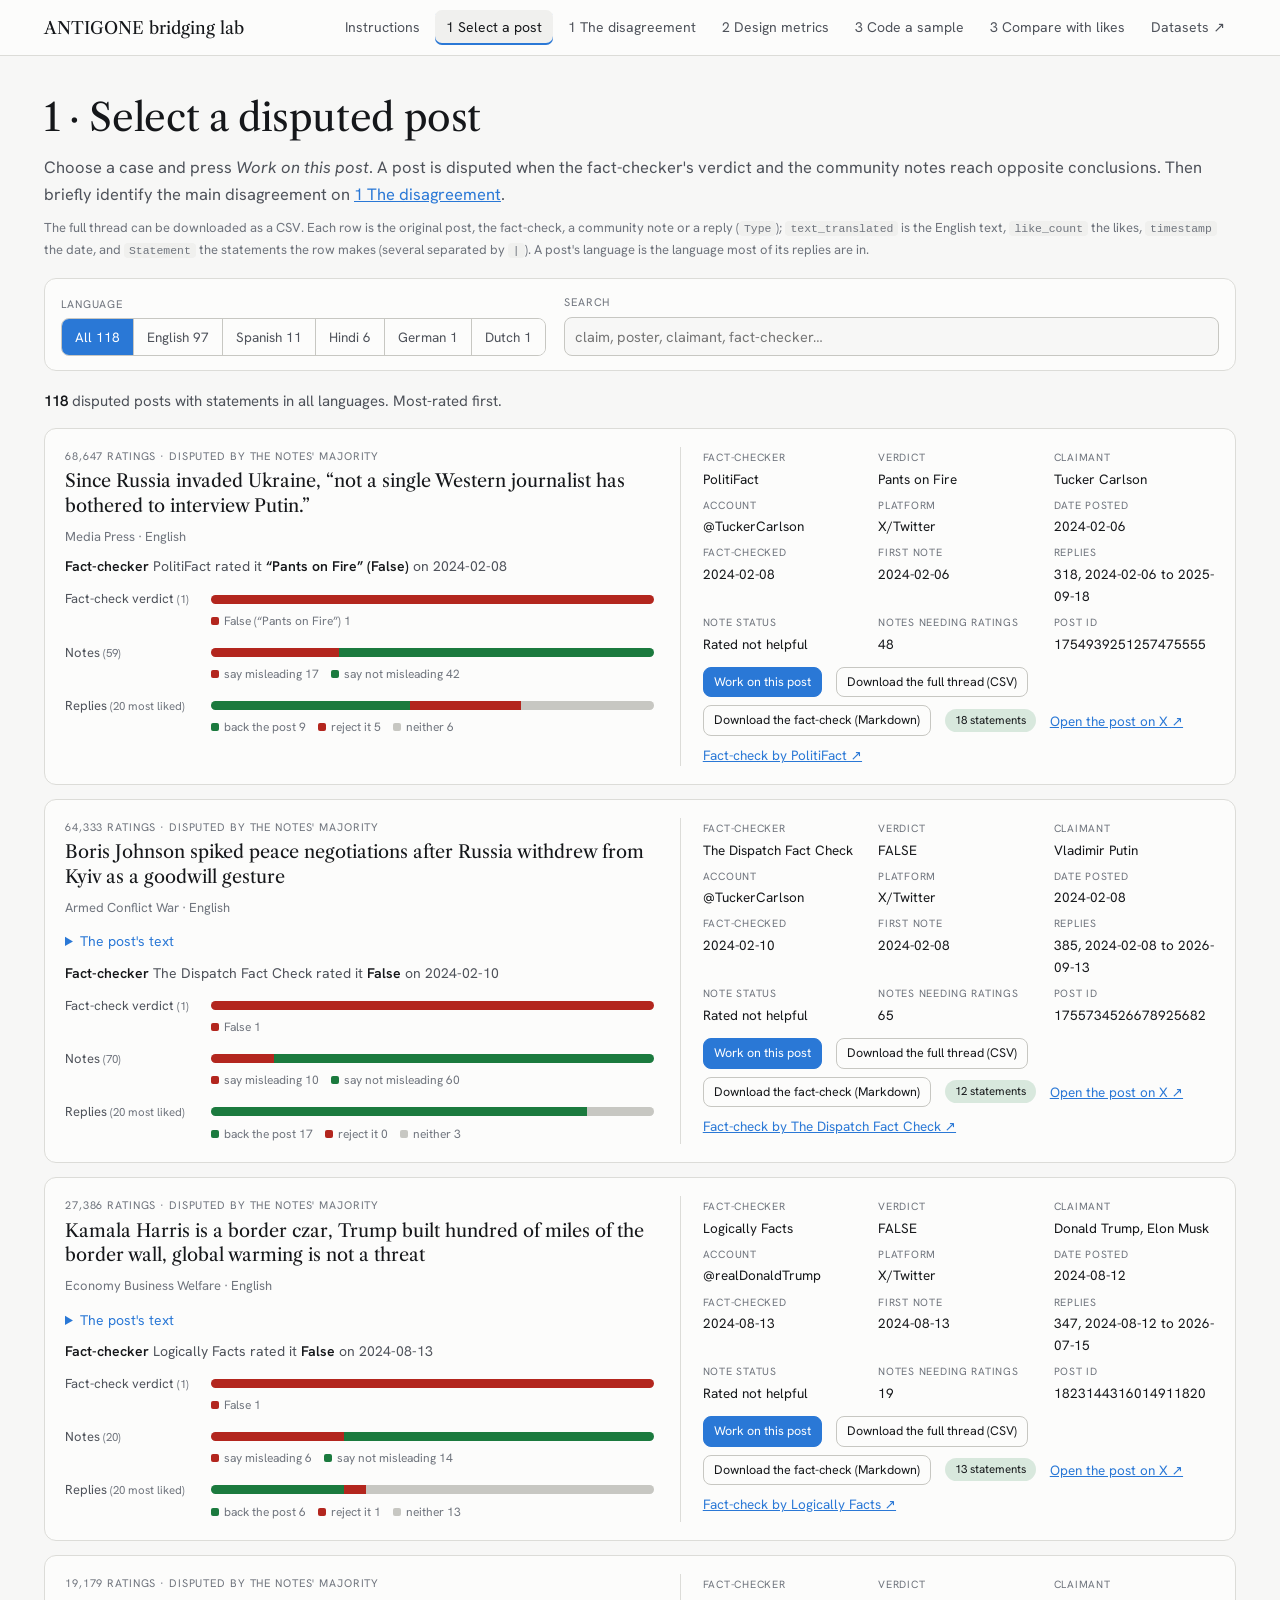
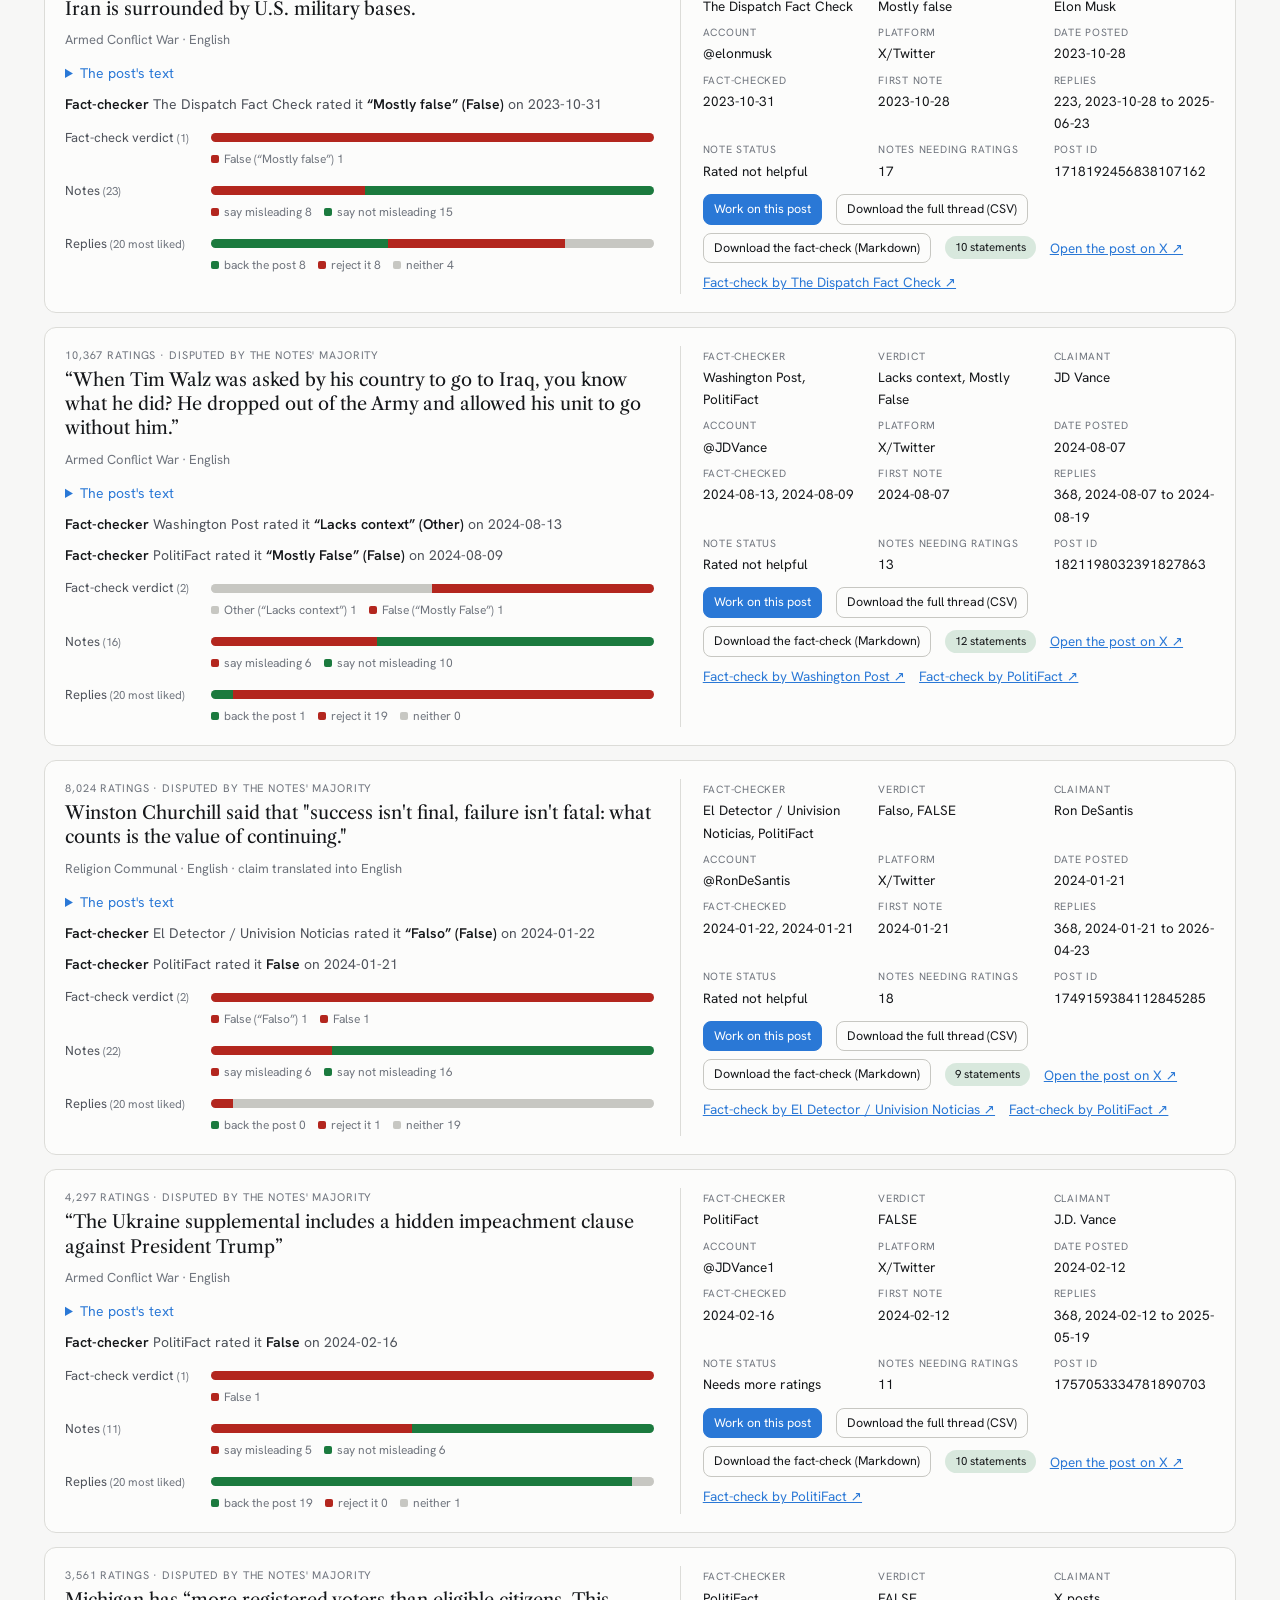
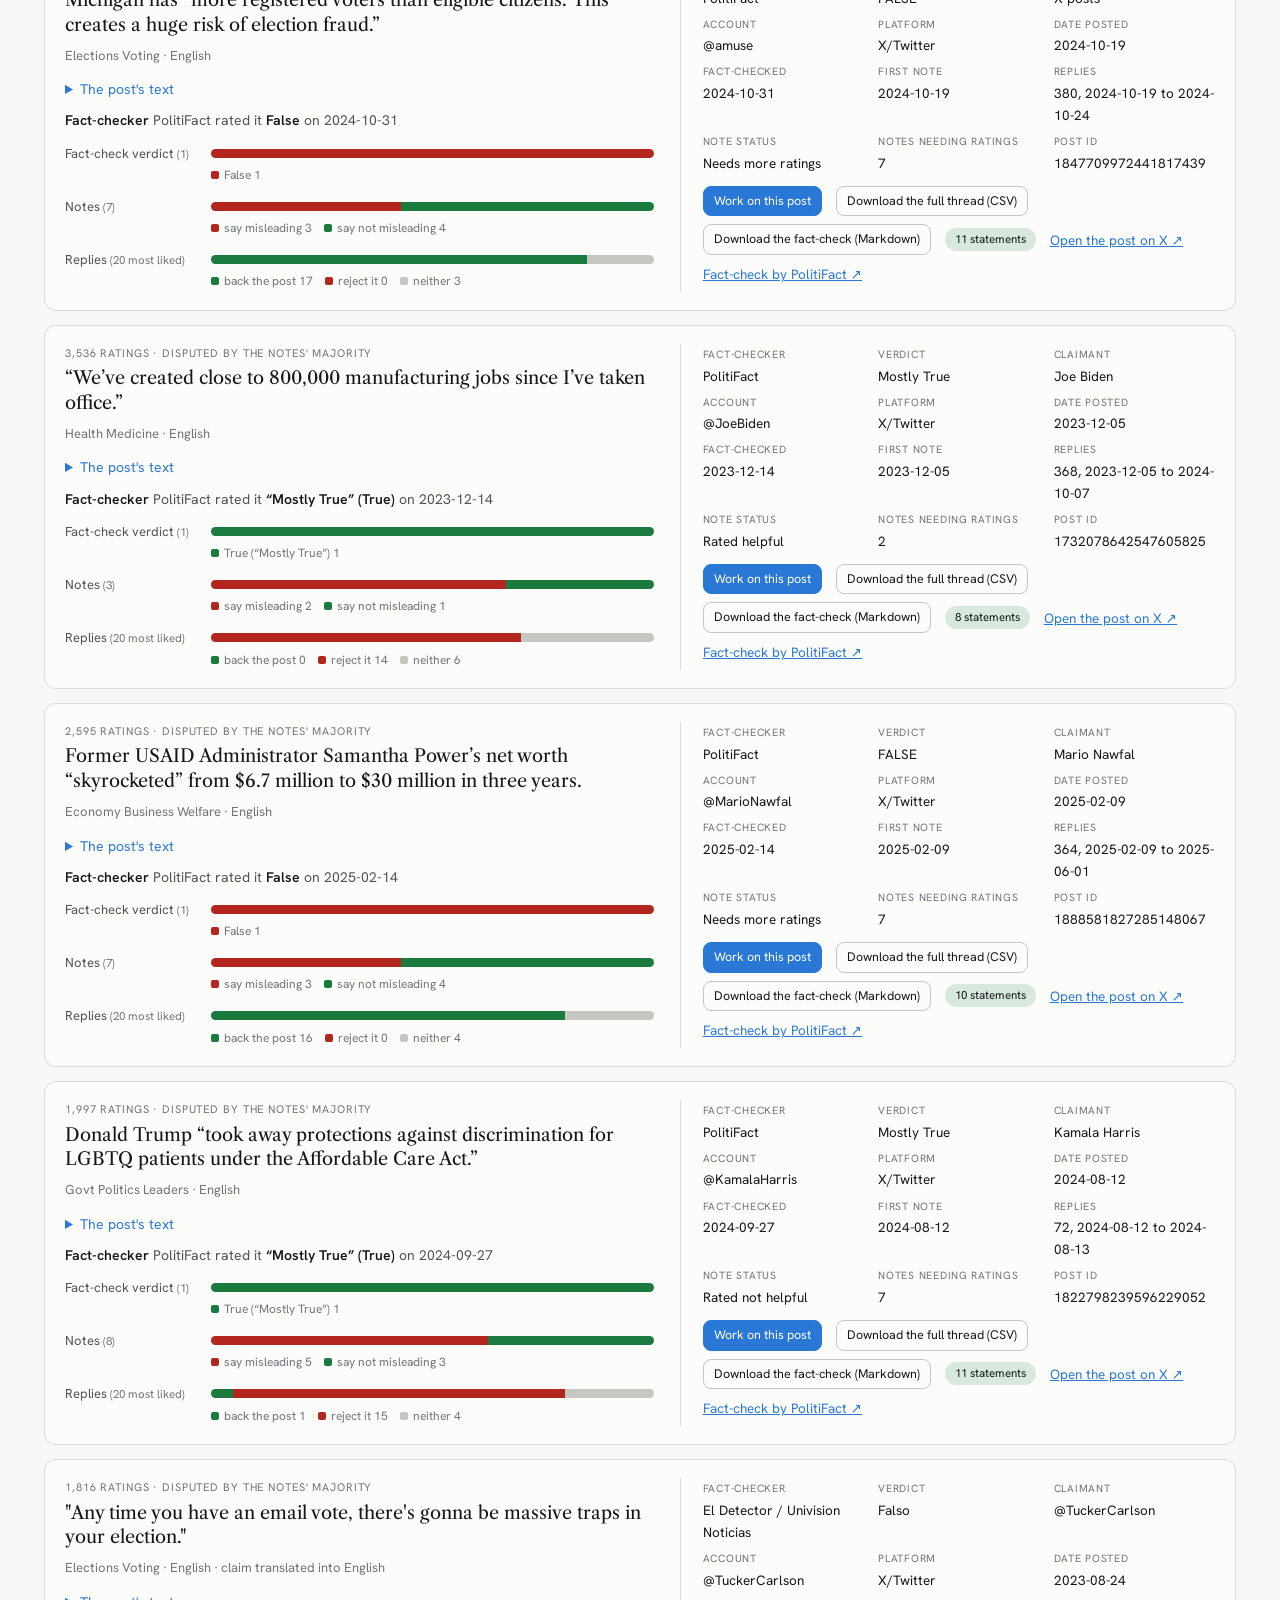
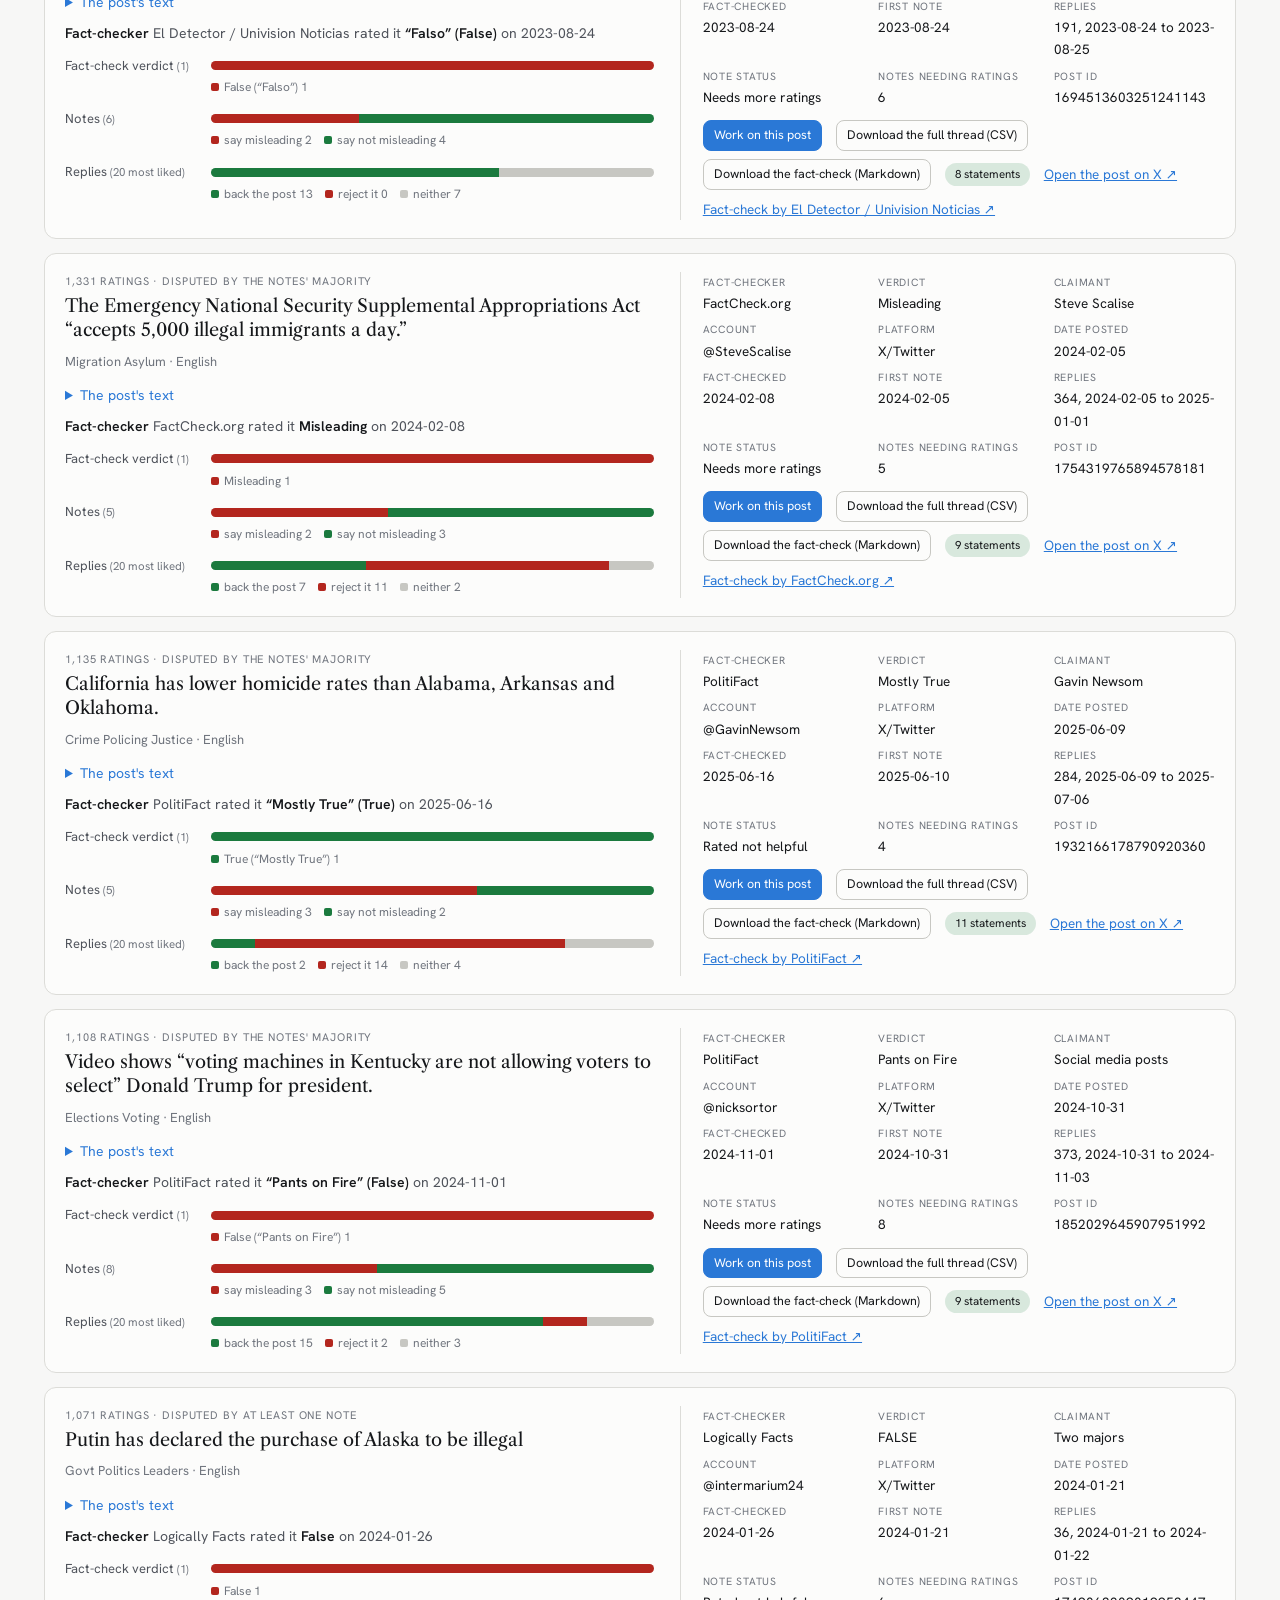
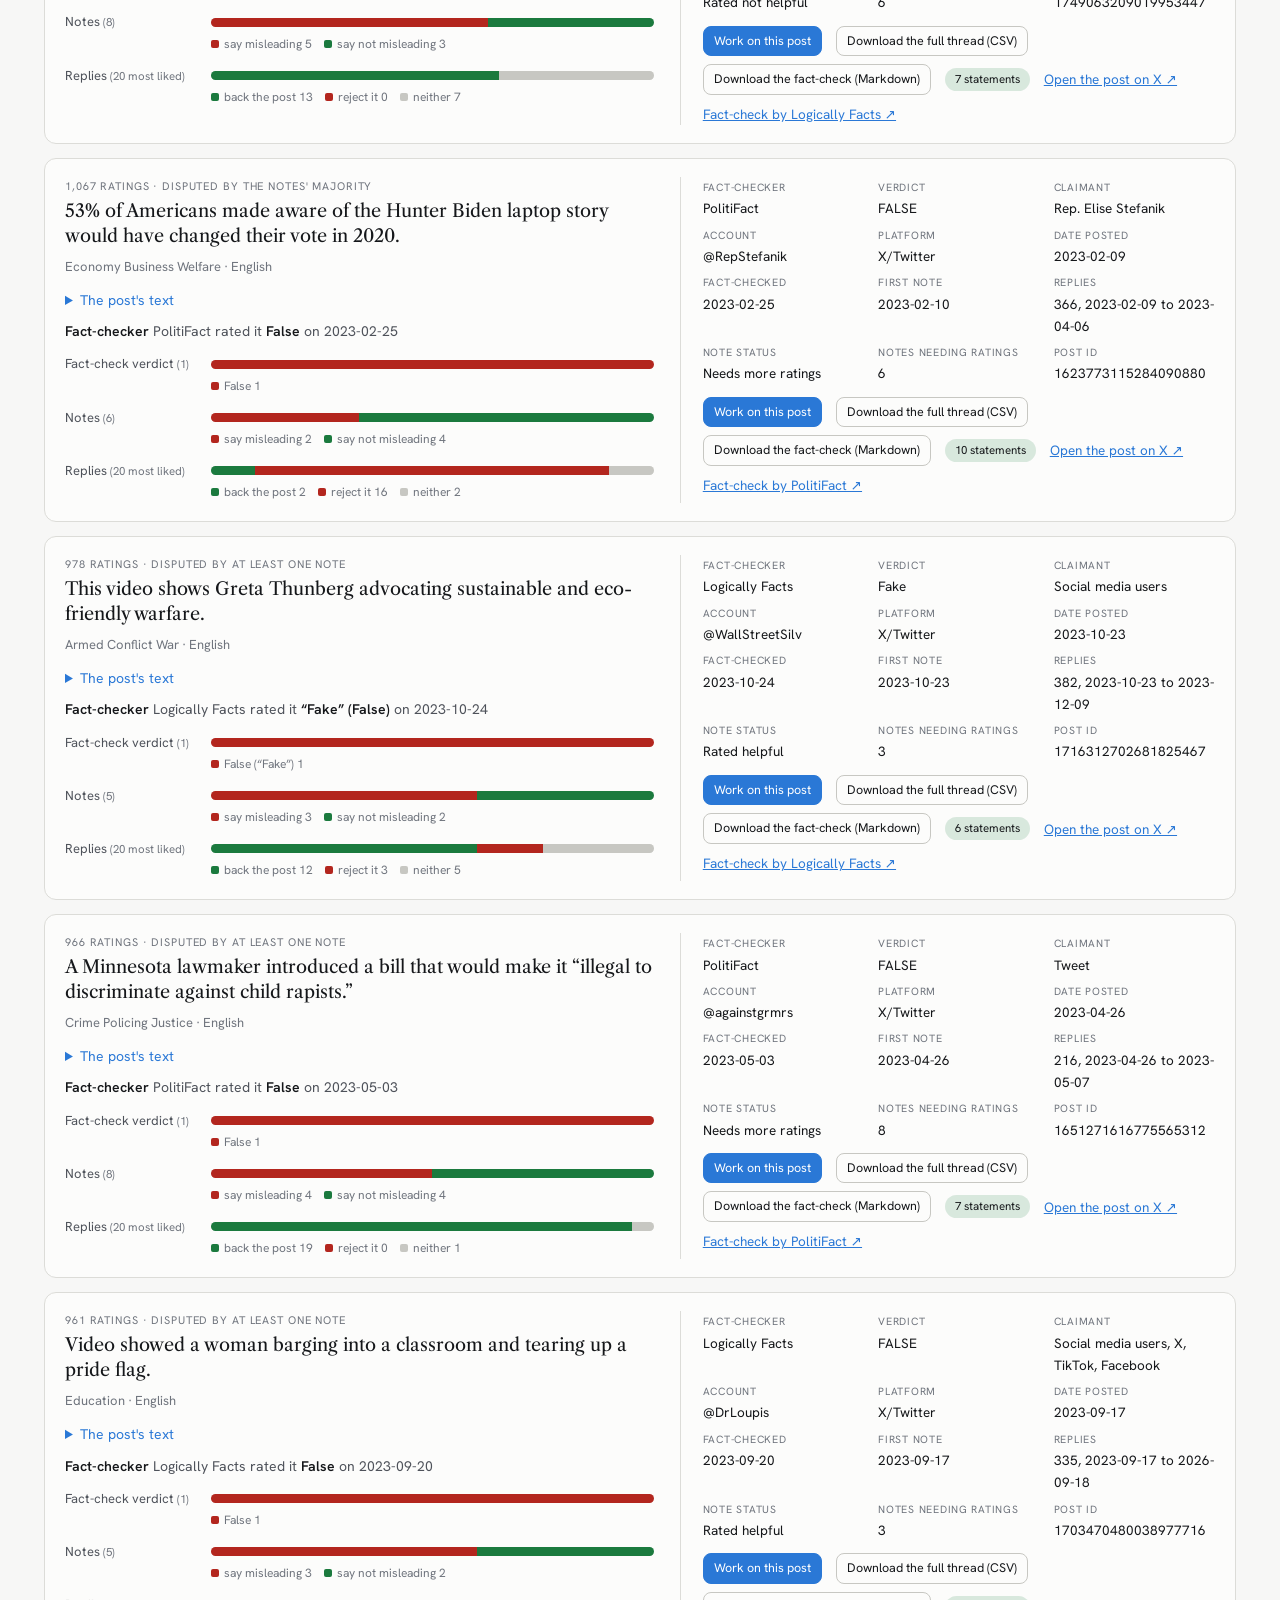
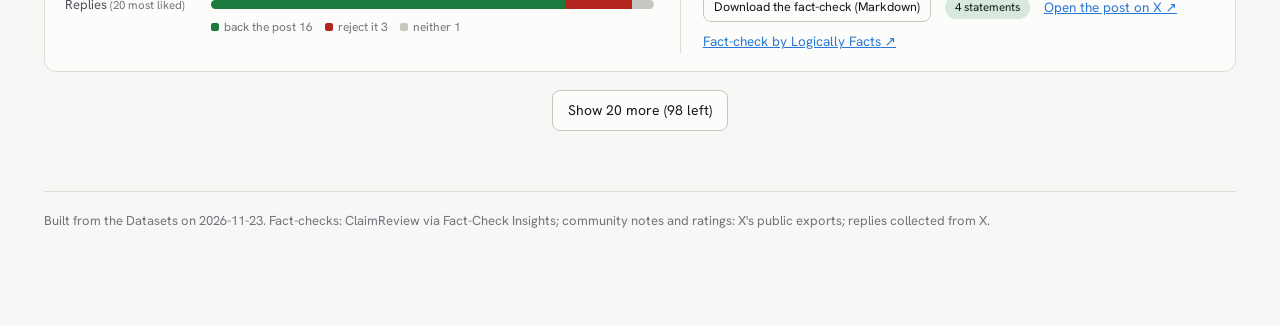
<file: posts.html>
<!doctype html>
<html lang="en">
<head>
<meta charset="utf-8">
<meta name="viewport" content="width=device-width, initial-scale=1">
<title>1 Select a post · ANTIGONE bridging lab</title>
<meta name="description" content="The disputed posts: where the professional fact-checker and the community notes reached opposite conclusions. Download each thread as a CSV.">
<link rel="preconnect" href="https://fonts.googleapis.com">
<link rel="preconnect" href="https://fonts.gstatic.com" crossorigin>
<link rel="stylesheet" href="https://fonts.googleapis.com/css2?family=Hanken+Grotesk:wght@400;500;600&family=Libre+Caslon+Text:ital,wght@0,400;1,400&display=swap">
<link rel="stylesheet" href="assets/lab.css">
</head>
<body>
<div class="top"><div class="in">
  <a class="brand" href="index.html">ANTIGONE bridging lab</a>
  <nav class="nav" aria-label="Steps">
    <a href="index.html">Instructions</a>
    <a href="posts.html" aria-current="page">1 Select a post</a>
    <a href="read.html">1 The disagreement</a>
    <a href="metrics.html">2 Design metrics</a>
    <a href="prompt.html">3 Code a sample</a>
    <a href="order.html">3 Compare with likes</a>
    <a href="https://claude.ai/artifact/C2MCv6EvPMsV7Sf9JYqmwA#disputed" target="_blank" rel="noopener">Datasets ↗</a>
  </nav>
</div></div>

<main class="wrap">
  <h1>1 · Select a disputed post</h1>
  <p class="lede">Choose a case and press <i>Work on this post</i>. A post is disputed when the fact-checker's verdict and the community notes reach
  opposite conclusions. Then briefly identify the main disagreement on <a href="read.html">1 The disagreement</a>.</p>
  <p class="small muted">The full thread can be downloaded as a CSV. Each row is the original post, the fact-check, a community note or a reply (<code>Type</code>);
  <code>text_translated</code> is the English text, <code>like_count</code> the likes, <code>timestamp</code> the date, and <code>Statement</code>
  the statements the row makes (several separated by <code>|</code>). A post's language is the language most of its replies are in.</p>

  <div class="toolbar" style="margin-top:18px">
    <div class="field"><span>Language</span><div class="seg" id="langs" role="group" aria-label="Language"></div></div>
    <label class="field" style="flex:1 1 260px"><span>Search</span><input type="search" id="q" placeholder="claim, poster, claimant, fact-checker…"></label>
  </div>
  <p class="lede" id="lede" style="font-size:15px;margin-top:18px"></p>
  <div id="list"></div>
  <button type="button" class="btn" id="more" style="margin:18px auto 0;display:flex" hidden></button>
  <footer class="foot" id="foot"></footer>
</main>
<script src="assets/lab.js"></script>
<script>
"use strict";
const { $, el, NF } = LAB;
const S = { lang: "all", q: "", shown: 20 };
let DATA = null, POSTS = [];
const want = LAB.param("post") || LAB.store.get("post");

function seg(host, items, cur, onPick) {
  host.replaceChildren(...items.map(([v, t]) => el("button", { type: "button", "aria-pressed": String(v === cur), onclick: () => onPick(v) }, t)));
}
function filtered() {
  const q = S.q.toLowerCase();
  return POSTS.filter(p => (S.lang === "all" || p.lang === S.lang)
    && (!q || [p.checked, p.post_text, p.poster, p.claimant, p.topic, p.verdict, p.id, ...p.verdicts.map(v => v.by + " " + v.rating)].join(" ").toLowerCase().includes(q)));
}
function render() {
  seg($("#langs"), DATA.langs.map(([k, n]) => [k, `${k === "all" ? "All" : n} ${k === "all" ? POSTS.length : POSTS.filter(p => p.lang === k).length}`])
    .filter(([k, t]) => k === "all" || POSTS.some(p => p.lang === k)), S.lang, v => { S.lang = v; S.shown = 20; render(); });
  const list = filtered(), lname = S.lang === "all" ? "all languages" : (DATA.langs.find(l => l[0] === S.lang) || [0, S.lang])[1];
  $("#lede").innerHTML = list.length ? `<b>${list.length}</b> disputed post${list.length === 1 ? "" : "s"} with statements in ${LAB.esc(lname)}. Most-rated first.` : "No post matches.";
  $("#list").replaceChildren(...list.slice(0, S.shown).map(card));
  const more = $("#more"); more.hidden = list.length <= S.shown;
  more.textContent = `Show ${Math.min(20, list.length - S.shown)} more (${list.length - S.shown} left)`;
}
$("#more").onclick = () => { S.shown += 20; render(); };
$("#q").oninput = () => { S.q = $("#q").value.trim(); S.shown = 20; render(); };

const vColor = v => /^(false|misleading)$/i.test(v) ? "var(--bad)" : /^true$/i.test(v) ? "var(--good)" : "var(--rule-2)";
function card(p) {
  const pc = (a, b) => b ? (100 * a / b) : 0;
  const box = el("article", { class: "pcard two" + (p.id === want ? " hl" : ""), id: "p" + p.id });
  const main = el("div", { class: "main" }), side = el("div", { class: "side" });
  main.append(el("div", { class: "k", text: `${NF.format(p.ratings)} ratings` + (p.majority ? " · disputed by the notes' majority" : " · disputed by at least one note") }),
    el("div", { class: "claim", text: p.checked || "(the checked claim was not recorded)" }),
    el("div", { class: "meta", text: [p.topic, p.lang_name].filter(Boolean).join(" · ") + (p.translated ? " · claim translated into English" : "") }));
  if (p.post_text) main.append(el("details", { class: "more" }, el("summary", { text: "The post's text" }), el("p", { class: "small", style: "margin-top:6px", text: p.post_text })));
  for (const v of p.verdicts) main.append(el("div", { class: "vline" }, el("b", { text: "Fact-checker " }), `${v.by} rated it `,
    el("b", { text: v.rating && v.rating.toLowerCase() !== v.verdict.toLowerCase() ? `“${v.rating}” (${v.verdict})` : v.verdict }),
    v.date ? ` on ${v.date}` : ""));
  // shares: the fact-check verdict, the notes, the replies
  const bar = (label, parts, legend) => el("div", { class: "brow" }, el("span", { class: "bl", html: label }),
    el("div", { class: "nbar" }, ...parts.map(([n, c]) => el("span", { style: `width:${n}%;background:${c}` }))), el("div", { class: "leg" }, ...legend));
  const key = (c, t) => el("span", {}, el("i", { style: `background:${c}` }), t);
  const vs = p.verdicts, vk = {}; vs.forEach(v => { const t = v.rating && v.rating.toLowerCase() !== v.verdict.toLowerCase() ? `${v.verdict} (“${v.rating}”)` : v.verdict; vk[t] = vk[t] || { n: 0, c: vColor(v.verdict) }; vk[t].n++; });
  main.append(bar(`Fact-check verdict <small>(${vs.length})</small>`, Object.values(vk).map(o => [pc(o.n, vs.length), o.c]), Object.entries(vk).map(([t, o]) => key(o.c, `${t} ${o.n}`))),
    bar(`Notes <small>(${p.notes})</small>`, [[pc(p.notes_misleading, p.notes), "var(--bad)"], [pc(p.notes_not, p.notes), "var(--good)"]],
      [key("var(--bad)", `say misleading ${p.notes_misleading}`), key("var(--good)", `say not misleading ${p.notes_not}`)]));
  const rs = p.reply_stance;
  if (rs && rs.B + rs.R + rs.N) { const k = rs.B + rs.R + rs.N;
    main.append(bar(`Replies <small>(${k} most liked)</small>`, [[pc(rs.B, k), "var(--good)"], [pc(rs.R, k), "var(--bad)"], [pc(rs.N, k), "var(--rule-2)"]],
      [key("var(--good)", `back the post ${rs.B}`), key("var(--bad)", `reject it ${rs.R}`), key("var(--rule-2)", `neither ${rs.N}`)])); }
  // details
  const facts = el("dl", { class: "facts" });
  const fact = (k, v) => facts.append(el("div", {}, el("dt", { text: k }), el("dd", { text: v || "—" })));
  fact("Fact-checker", vs.map(v => v.by).join(", ")); fact("Verdict", vs.map(v => v.rating || v.verdict).join(", "));
  fact("Claimant", p.claimant || "@" + p.poster); fact("Account", "@" + p.poster); fact("Platform", p.platform || "X/Twitter");
  fact("Date posted", p.date); fact("Fact-checked", vs.map(v => v.date).filter(Boolean).join(", ")); fact("First note", p.first_note);
  fact("Replies", p.replies_from ? `${NF.format(p.replies)}, ` + (p.replies_from === p.replies_to ? p.replies_from : `${p.replies_from} to ${p.replies_to}`) : "not collected");
  fact("Note status", p.status || "unknown"); fact("Notes needing ratings", String(p.notes_nmr)); fact("Post ID", p.id);
  side.append(facts);
  // actions
  const msg = el("span", { class: "msg" });
  const chosen = LAB.store.get("post") === p.id;
  const pick = el("button", { type: "button", class: "btn small" + (chosen ? "" : " primary"), text: chosen ? "✓ Your post" : "Work on this post",
    onclick: () => { LAB.store.set("post", p.id); render(); } });
  const dl = el("button", { type: "button", class: "btn small", text: "Download the full thread (CSV)" });
  dl.onclick = async () => { msg.className = "msg"; msg.textContent = "Preparing …";
    try { const rows = await LAB.threadRows(p.id, true);
      LAB.download(`post_${p.id}_full_thread.csv`, LAB.toCSV(LAB.OUT_COLS, rows)); msg.textContent = `${NF.format(rows.length)} rows`; }
    catch (e) { msg.className = "msg err"; msg.textContent = "Could not prepare the file: " + e.message; } };
  const md = el("button", { type: "button", class: "btn small", text: "Download the fact-check (Markdown)" });
  md.onclick = async () => { msg.className = "msg"; msg.textContent = "";
    try { const r = await fetch(`data/posts/${p.id}/fact_check.md`); if (!r.ok) throw new Error(r.status);
      LAB.download(`post_${p.id}_fact_check.md`, await r.text(), "text/markdown"); }
    catch (e) { msg.className = "msg err"; msg.textContent = "Could not load the fact-check: " + e.message; } };
  side.append(el("div", { class: "acts" }, pick, dl, md, el("span", { class: "pill ok", text: `${p.statements} statements` }),
    el("a", { href: p.url, target: "_blank", rel: "noopener", text: "Open the post on X ↗" }),
    ...vs.filter(v => v.url).map(v => el("a", { href: v.url, target: "_blank", rel: "noopener", text: `Fact-check by ${v.by} ↗` })),
    chosen ? el("a", { href: "read.html?post=" + p.id, text: "Next: identify the disagreement →" }) : null, msg));
  box.append(main, side);
  return box;
}

LAB.loadDisputed().then(d => {
  DATA = d; POSTS = d.posts.filter(p => p.statements > 0);
  if (want) { const p = POSTS.find(x => x.id === want); if (p) S.shown = Math.max(20, filtered().indexOf(p) + 5); }
  render();
  if (want) { const n = document.getElementById("p" + want); if (n) setTimeout(() => n.scrollIntoView({ block: "center" }), 50); }
  $("#foot").textContent = `Built from the Datasets on ${d.built}. Fact-checks: ClaimReview via Fact-Check Insights; community notes and ratings: X's public exports; replies collected from X.`;
}).catch(e => { $("#list").replaceChildren(el("p", { class: "msg err", text: "The posts could not be loaded: " + e.message })); });
</script>
</body>
</html>
</file>
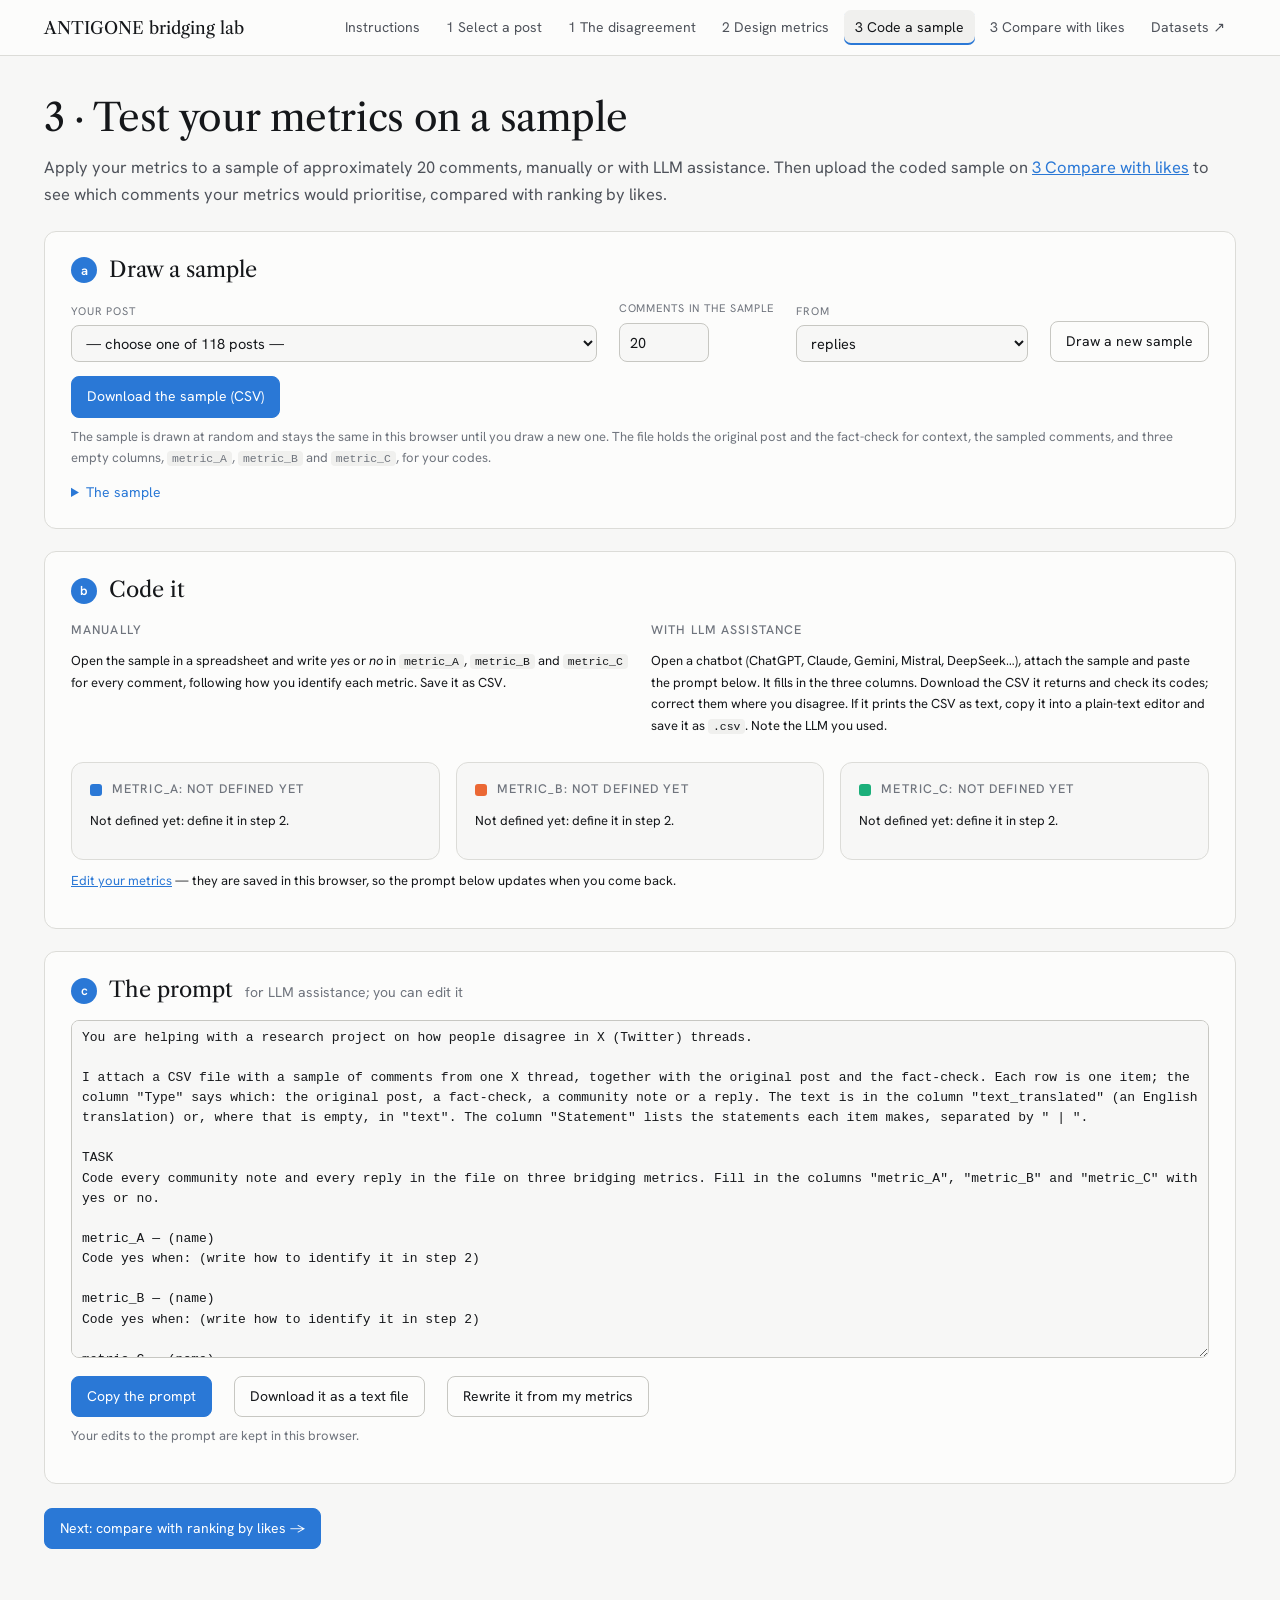
<file: prompt.html>
<!doctype html>
<html lang="en">
<head>
<meta charset="utf-8">
<meta name="viewport" content="width=device-width, initial-scale=1">
<title>3 Code a sample · ANTIGONE bridging lab</title>
<meta name="description" content="Draw a sample of about 20 comments and code it by your three bridging metrics, manually or with an LLM.">
<link rel="preconnect" href="https://fonts.googleapis.com">
<link rel="preconnect" href="https://fonts.gstatic.com" crossorigin>
<link rel="stylesheet" href="https://fonts.googleapis.com/css2?family=Hanken+Grotesk:wght@400;500;600&family=Libre+Caslon+Text:ital,wght@0,400;1,400&display=swap">
<link rel="stylesheet" href="assets/lab.css">
</head>
<body>
<div class="top"><div class="in">
  <a class="brand" href="index.html">ANTIGONE bridging lab</a>
  <nav class="nav" aria-label="Steps">
    <a href="index.html">Instructions</a>
    <a href="posts.html">1 Select a post</a>
    <a href="read.html">1 The disagreement</a>
    <a href="metrics.html">2 Design metrics</a>
    <a href="prompt.html" aria-current="page">3 Code a sample</a>
    <a href="order.html">3 Compare with likes</a>
    <a href="https://claude.ai/artifact/C2MCv6EvPMsV7Sf9JYqmwA#disputed" target="_blank" rel="noopener">Datasets ↗</a>
  </nav>
</div></div>

<main class="wrap">
  <h1>3 · Test your metrics on a sample</h1>
  <p class="lede">Apply your metrics to a sample of approximately 20 comments, manually or with LLM assistance. Then upload the coded sample on
  <a href="order.html">3 Compare with likes</a> to see which comments your metrics would prioritise, compared with ranking by likes.</p>

  <section class="step">
    <header><span class="n">a</span><h2>Draw a sample</h2><span class="sub" id="thread-msg"></span></header>
    <div class="row" style="align-items:flex-end">
      <label class="field" style="flex:1 1 420px"><span>Your post</span><select id="post"><option value="">Loading…</option></select></label>
      <label class="field"><span>Comments in the sample</span><input type="number" id="n" value="20" min="5" max="200" style="width:90px"></label>
      <label class="field"><span>From</span><select id="from"><option value="reply">replies</option><option value="both">replies and community notes</option><option value="note">community notes</option></select></label>
      <button type="button" class="btn" id="redraw">Draw a new sample</button>
      <button type="button" class="btn primary" id="dl-sample">Download the sample (CSV)</button>
    </div>
    <p class="small muted" style="margin-top:8px">The sample is drawn at random and stays the same in this browser until you draw a new one. The file holds the
    original post and the fact-check for context, the sampled comments, and three empty columns, <code>metric_A</code>, <code>metric_B</code> and
    <code>metric_C</code>, for your codes.</p>
    <details class="more" style="margin-top:6px"><summary id="sample-sum">The sample</summary><div id="sample" style="margin-top:8px"></div></details>
  </section>

  <section class="step">
    <header><span class="n">b</span><h2>Code it</h2></header>
    <div class="grid2">
      <div><h3>Manually</h3>
        <p class="small">Open the sample in a spreadsheet and write <i>yes</i> or <i>no</i> in <code>metric_A</code>, <code>metric_B</code> and
        <code>metric_C</code> for every comment, following how you identify each metric. Save it as CSV.</p></div>
      <div><h3>With LLM assistance</h3>
        <p class="small">Open a chatbot (ChatGPT, Claude, Gemini, Mistral, DeepSeek…), attach the sample and paste the prompt below. It fills in the three
        columns. Download the CSV it returns and check its codes; correct them where you disagree. If it prints the CSV as text, copy it into a plain-text
        editor and save it as <code>.csv</code>. Note the LLM you used.</p></div>
    </div>
    <div id="mets" class="grid3" style="margin-top:14px"></div>
    <p class="small" style="margin-top:10px"><a href="metrics.html">Edit your metrics</a> — they are saved in this browser, so the prompt below updates when you come back.</p>
  </section>

  <section class="step">
    <header><span class="n">c</span><h2>The prompt</h2><span class="sub">for LLM assistance; you can edit it</span></header>
    <textarea id="prompt" rows="16" spellcheck="false" aria-label="The prompt"></textarea>
    <div class="row" style="margin-top:10px">
      <button type="button" class="btn primary" id="copy">Copy the prompt</button>
      <button type="button" class="btn" id="dl">Download it as a text file</button>
      <button type="button" class="btn" id="reset">Rewrite it from my metrics</button>
      <span class="msg" id="copy-msg"></span>
    </div>
    <p class="small muted" style="margin-top:8px">Your edits to the prompt are kept in this browser.</p>
  </section>
  <p style="margin-top:24px"><a class="btn primary" href="order.html">Next: compare with ranking by likes →</a></p>
</main>
<script src="assets/lab.js"></script>
<script>
"use strict";
const { $, el, NF } = LAB;
let META = null, ROWS = null;
const M = LAB.myMetrics(LAB.store.get("metrics"));
const isComment = r => /reply|note/i.test(r.Type);

$("#mets").append(...M.map((m, j) => el("div", { class: "metric" },
  el("div", { class: "mh" }, el("span", { class: "sw", style: `background:var(--g${j + 1})` }), el("h3", { text: `metric_${"ABC"[j]}: ${m.name || "not defined yet"}` })),
  m.rule ? el("p", { class: "small", text: m.rule }) : el("p", { class: "small err", text: "Not defined yet: define it in step 2." }))));

LAB.postSelect($("#post")).then(d => { META = d; if ($("#post").value) load($("#post").value); else build(); })
  .catch(e => { $("#thread-msg").textContent = "The posts could not be loaded: " + e.message; build(); });
$("#post").onchange = () => { const id = $("#post").value; if (!id) return; LAB.store.set("post", id); load(id); };

/* the sample: a seeded random draw, kept per post in this browser */
const S = Object.assign({ n: 20, from: "reply" }, LAB.store.get("sampleopts") || {});
$("#n").value = S.n; $("#from").value = S.from;
const seedKey = () => "sampleseed:" + $("#post").value;
function seed() { let s = LAB.store.get(seedKey()); if (!s) { s = Math.floor(Math.random() * 2 ** 31); LAB.store.set(seedKey(), s); } return s; }
function sample() {
  if (!ROWS) return null;
  const pool = ROWS.map((r, i) => ({ r, i })).filter(x => isComment(x.r) && (S.from === "both" || (S.from === "note" ? /note/i : /reply/i).test(x.r.Type)));
  const pick = LAB.shuffle(pool, LAB.rng(seed())).slice(0, Math.max(1, Math.min(+S.n || 20, pool.length))).sort((a, b) => a.i - b.i);
  return { pool: pool.length, rows: pick.map(x => x.r) };
}
function sampleRows() { const sm = sample(); if (!sm) return null;
  const blank = r => Object.assign({}, r, { metric_A: "", metric_B: "", metric_C: "" });
  return ROWS.filter(r => !isComment(r)).map(blank).concat(sm.rows.map(blank)); }
function drawSample() {
  const sm = sample(); if (!sm) { $("#sample").replaceChildren(); return; }
  $("#sample-sum").textContent = `The sample: ${sm.rows.length} of ${NF.format(sm.pool)} ${S.from === "note" ? "community notes" : S.from === "reply" ? "replies" : "replies and notes"}`;
  $("#sample").replaceChildren(...sm.rows.map(r => el("div", { class: "cmt" },
    el("div", { class: "cm" }, el("span", { text: /note/i.test(r.Type) ? "Community note" : r.author ? "@" + r.author : "Reply" }),
      el("span", { text: /note/i.test(r.Type) ? `${r.n_ratings || 0} ratings` : `${r.like_count || 0} likes` }), el("span", { text: String(r.timestamp || "").slice(0, 16) })),
    el("div", { class: "cb", text: LAB.short(String(r.text_translated || r.text || "").trim(), 500) }))));
}
$("#n").onchange = () => { S.n = Math.max(5, Math.min(200, +$("#n").value || 20)); $("#n").value = S.n; LAB.store.set("sampleopts", S); drawSample(); };
$("#from").onchange = () => { S.from = $("#from").value; LAB.store.set("sampleopts", S); drawSample(); };
$("#redraw").onclick = () => { if (!ROWS) return; LAB.store.set(seedKey(), Math.floor(Math.random() * 2 ** 31)); drawSample(); };
$("#dl-sample").onclick = () => { const rows = sampleRows(); if (!rows) { $("#thread-msg").textContent = "Choose a post first."; return; }
  LAB.download(`post_${$("#post").value}_sample.csv`, LAB.toCSV(LAB.OUT_COLS.concat(["metric_A", "metric_B", "metric_C"]), rows)); };

async function load(id) {
  $("#thread-msg").className = "sub"; $("#thread-msg").textContent = "Loading …";
  try { ROWS = await LAB.threadRows(id, true); $("#thread-msg").textContent = `${NF.format(ROWS.filter(isComment).length)} comments in the thread`; }
  catch (e) { ROWS = null; $("#thread-msg").textContent = "Could not load the thread: " + e.message; }
  drawSample(); build();
}

function generate() {
  const id = $("#post").value, p = META && META.posts.find(x => x.id === id);
  const comments = (ROWS || []).filter(isComment);
  const counts = new Map(); comments.forEach(r => LAB.splitStatements(r.Statement).forEach(s => counts.set(s.label || s.key, (counts.get(s.label || s.key) || 0) + 1)));
  const post = (ROWS || []).find(r => /original/i.test(r.Type)), fcs = (ROWS || []).filter(r => /fact/i.test(r.Type));
  const side = r => r && r.Statement ? LAB.splitStatements(r.Statement).map(s => s.label || s.key) : [];
  const L = ["You are helping with a research project on how people disagree in X (Twitter) threads.", "",
    "I attach a CSV file with a sample of comments from one X thread, together with the original post and the fact-check. Each row is one item; the column \"Type\" says which: the original post, a fact-check, a community note or a reply. "
    + "The text is in the column \"text_translated\" (an English translation) or, where that is empty, in \"text\". "
    + "The column \"Statement\" lists the statements each item makes, separated by \" | \".", ""];
  if (p) {
    L.push("THE THREAD", `The post, by @${p.poster}, was fact-checked. The claim checked: "${p.checked}"`);
    p.verdicts.forEach(v => L.push(`${v.by} rated it ${v.rating && v.rating.toLowerCase() !== v.verdict.toLowerCase() ? `"${v.rating}" (${v.verdict})` : v.verdict}.`));
    L.push(`${p.notes} community notes: ${p.notes_misleading} say the post is misleading, ${p.notes_not} say it is not.`, "");
  }
  if (counts.size) {
    L.push(`THE STATEMENTS IN THE WHOLE THREAD, and how many of its ${comments.length} comments make each`);
    [...counts].sort((a, b) => b[1] - a[1]).forEach(([t, n], k) => L.push(`${k + 1}. ${t} — ${n} comment${n === 1 ? "" : "s"} (${(100 * n / comments.length).toFixed(n / comments.length < 0.01 ? 1 : 0)}%)`));
    if (side(post).length) L.push("", "The original post makes: " + side(post).join(" | "));
    if (fcs.some(f => side(f).length)) L.push("The fact-check makes: " + fcs.flatMap(side).join(" | "));
    L.push("");
  }
  L.push("TASK", "Code every community note and every reply in the file on three bridging metrics. Fill in the columns \"metric_A\", \"metric_B\" and \"metric_C\" with yes or no.", "");
  M.forEach((m, j) => { L.push(`metric_${"ABC"[j]} — ${m.name || "(name)"}`);
    if (m.def) L.push(`What it captures: ${m.def}`);
    L.push(`Code yes when: ${m.rule || "(write how to identify it in step 2)"}`); if (m.example) L.push(`Example of a yes: ${m.example}`); L.push(""); });
  L.push("RULES", "- Apply each rule exactly as written. When a comment does not clearly meet a rule, write no.",
    "- Judge what the comment says, not whether it is true.", "- Leave the three columns empty for the original post and the fact-check.",
    "- Do not change, reorder, add or delete any other row or column.", "",
    "OUTPUT", "Return the complete CSV file with the three columns filled in, as a file I can download. If you cannot make files, print the whole CSV in one code block. "
    + "Do not skip, shorten or summarise rows.");
  return L.join("\n");
}
function build() {   // the student's own edited prompt for this post, if there is one; otherwise a fresh one
  const saved = LAB.store.get("prompt:" + ($("#post").value || "none"));
  $("#prompt").value = saved || generate();
  $("#copy-msg").textContent = saved ? "This is your edited prompt from before. “Rewrite it from my metrics” starts again." : "";
}
$("#prompt").addEventListener("input", () => LAB.store.set("prompt:" + ($("#post").value || "none"), $("#prompt").value));
$("#reset").onclick = () => { LAB.store.del("prompt:" + ($("#post").value || "none")); $("#prompt").value = generate(); $("#copy-msg").textContent = "Rewritten from your metrics."; };
$("#copy").onclick = () => { const t = $("#prompt").value, m = $("#copy-msg");
  (navigator.clipboard ? navigator.clipboard.writeText(t) : Promise.reject()).then(() => m.textContent = "Copied.",
    () => { $("#prompt").select(); try { document.execCommand("copy"); m.textContent = "Copied."; } catch (e) { m.textContent = "Select the prompt and copy it by hand."; } }); };
$("#dl").onclick = () => LAB.download("bridging_prompt.txt", $("#prompt").value, "text/plain");
</script>
</body>
</html>
</file>
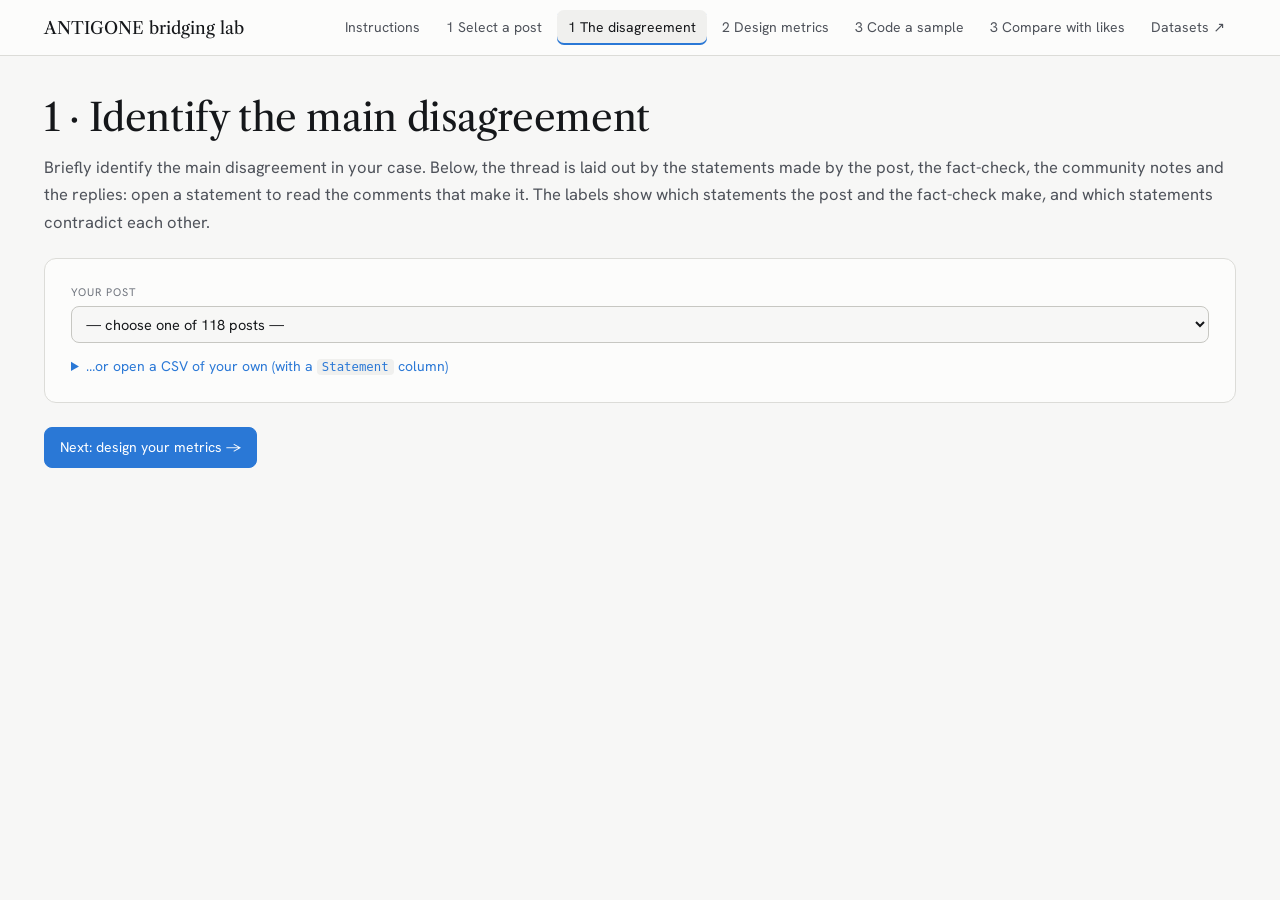
<file: read.html>
<!doctype html>
<html lang="en">
<head>
<meta charset="utf-8">
<meta name="viewport" content="width=device-width, initial-scale=1">
<title>1 The disagreement · ANTIGONE bridging lab</title>
<meta name="description" content="Identify the main disagreement in a disputed X thread, statement by statement.">
<link rel="preconnect" href="https://fonts.googleapis.com">
<link rel="preconnect" href="https://fonts.gstatic.com" crossorigin>
<link rel="stylesheet" href="https://fonts.googleapis.com/css2?family=Hanken+Grotesk:wght@400;500;600&family=Libre+Caslon+Text:ital,wght@0,400;1,400&display=swap">
<link rel="stylesheet" href="assets/lab.css">
</head>
<body>
<div class="top"><div class="in">
  <a class="brand" href="index.html">ANTIGONE bridging lab</a>
  <nav class="nav" aria-label="Steps">
    <a href="index.html">Instructions</a>
    <a href="posts.html">1 Select a post</a>
    <a href="read.html" aria-current="page">1 The disagreement</a>
    <a href="metrics.html">2 Design metrics</a>
    <a href="prompt.html">3 Code a sample</a>
    <a href="order.html">3 Compare with likes</a>
    <a href="https://claude.ai/artifact/C2MCv6EvPMsV7Sf9JYqmwA#disputed" target="_blank" rel="noopener">Datasets ↗</a>
  </nav>
</div></div>

<main class="wrap">
  <h1>1 · Identify the main disagreement</h1>
  <p class="lede">Briefly identify the main disagreement in your case. Below, the thread is laid out by the statements made by the post, the fact-check,
  the community notes and the replies: open a statement to read the comments that make it. The labels show which statements the post and the
  fact-check make, and which statements contradict each other.</p>

  <section class="step">
    <div class="row">
      <label class="field" style="flex:1 1 420px"><span>Your post</span><select id="post"><option value="">Loading…</option></select></label>
    </div>
    <details class="more"><summary>…or open a CSV of your own (with a <code>Statement</code> column)</summary><div id="drop" style="margin-top:10px"></div></details>
  </section>

  <section class="step" id="stmts-box" hidden>
    <header><h2>The statements</h2><span class="sub" id="st-sub"></span></header>
    <div id="stmts"></div>
  </section>
  <p style="margin-top:24px"><a class="btn primary" href="metrics.html">Next: design your metrics →</a></p>
</main>
<script src="assets/lab.js"></script>
<script>
"use strict";
const { $, el, NF } = LAB;

LAB.postSelect($("#post"), { onlyStatements: true }).then(() => { if ($("#post").value) load($("#post").value); })
  .catch(e => $("#post").replaceChildren(el("option", { text: "The posts could not be loaded: " + e.message })));
$("#post").onchange = () => { const id = $("#post").value; if (!id) return; LAB.store.set("post", id); load(id); };
LAB.filezone($("#drop"), (files, say) => {
  try { const p = LAB.parseCSV(files[0].text); if (!p.rows.length) throw new Error("no rows");
    say(`${files[0].name}: ${NF.format(p.rows.length)} rows`, "msg ok"); show(p.cols, p.rows, null); }
  catch (e) { say("The file could not be read: " + e.message, "msg err"); } });

async function load(id) {
  $("#stmts").replaceChildren(el("p", { class: "msg", text: "Loading the thread …" })); $("#stmts-box").hidden = false;
  try { const [rows, web] = await Promise.all([LAB.threadRows(id, true), LAB.websiteStatements(id)]);
    show(LAB.OUT_COLS, rows, web); }
  catch (e) { $("#stmts").replaceChildren(el("p", { class: "msg err", text: "The thread could not be loaded: " + e.message })); }
}

function show(cols, rows, web) {
  const d = LAB.describe(cols, rows), stCol = d.stCands[0];
  const items = rows.map((r, i) => ({ i, r, kind: d.typeCol ? LAB.kindOf(r[d.typeCol]) : "comment", text: String(r[d.textCol] || "").trim(),
    likes: +((LAB.kindOf(r[d.typeCol]) === "note" ? r[d.ratingCol] : r[d.likeCol]) || 0) || 0, st: stCol ? LAB.splitStatements(r[stCol]) : [] }));
  const comments = items.filter(x => x.kind !== "post" && x.kind !== "factcheck");
  // statements
  const byKey = new Map();
  for (const x of items) for (const s of x.st) { const e = byKey.get(s.key) || { key: s.key, label: s.label || s.key, list: [], post: false, fc: false };
    if (x.kind === "post") e.post = true; else if (x.kind === "factcheck") e.fc = true; else e.list.push(x); byKey.set(s.key, e); }
  const contra = new Map((web || []).map(w => [LAB.normText(w.text), (w.contradicts || "").split(/[;,\s]+/).filter(Boolean)]));
  const num = new Map((web || []).map(w => [w.statement, w.text]));
  const N = comments.length || 1, list = [...byKey.values()].sort((a, b) => b.list.length - a.list.length);
  const none = comments.filter(x => !x.st.length);
  $("#stmts-box").hidden = false;
  $("#st-sub").textContent = `${list.length} statements · ${NF.format(comments.length)} comments, ${NF.format(comments.length - none.length)} of which make at least one`;
  if (!stCol) { $("#stmts").replaceChildren(el("p", { class: "msg err", text: "This file has no Statement column." })); return; }
  const block = (title, sub, xs, tags) => {
    const det = el("details", { class: "pcard", style: "margin-top:10px" });
    const sum = el("summary", { style: "cursor:pointer;list-style:none" },
      el("div", { class: "row", style: "align-items:baseline;gap:6px 12px" }, el("span", { class: "claim", style: "margin:0;font-size:16px;flex:1 1 380px", text: title }),
        el("span", { class: "meta", text: sub }), ...(tags || [])),
      el("div", { class: "nbar", style: "max-width:none" }, el("span", { style: `width:${100 * xs.length / N}%;background:var(--accent)` })));
    det.append(sum);
    det.addEventListener("toggle", () => { if (!det.open || det.childElementCount > 1) return;
      const sorted = xs.slice().sort((a, b) => b.likes - a.likes); let shown = 40;
      const host = el("div", {}); det.append(host);
      const draw = () => { host.replaceChildren(...sorted.slice(0, shown).map(x => el("div", { class: "cmt", style: "margin:8px 0 0" },
          el("div", { class: "cm" }, el("span", { text: LAB.KIND_LABEL[x.kind] }), el("span", { text: x.r.author ? "@" + x.r.author : "" }),
            el("span", { text: `${NF.format(x.likes)} ${x.kind === "note" ? "ratings" : "likes"}` }), x.st.length > 1 ? el("span", { text: `also: ${x.st.filter(s => s.label !== title && s.key !== title).map(s => LAB.short(s.label || s.key, 40)).join(" · ")}` }) : null),
          el("div", { class: "cb", text: x.text || "(no text)" }))),
        sorted.length > shown ? el("button", { type: "button", class: "btn small", style: "margin-top:8px", text: `Show all ${sorted.length}`, onclick: () => { shown = 1e9; draw(); } }) : null); };
      draw(); });
    return det;
  };
  $("#stmts").replaceChildren(...list.map(e => { const label = e.key.startsWith("#") && num.get(e.key.slice(1)) ? num.get(e.key.slice(1)) : e.label;
      const c = (contra.get(LAB.normText(label)) || []);
      return block(label, `${e.list.length} comments · ${(100 * e.list.length / N).toFixed(0)}%`, e.list,
        [e.post ? el("span", { class: "pill", text: "the post makes it" }) : null, e.fc ? el("span", { class: "pill warn", text: "the fact-check makes it" }) : null,
         c.length ? el("span", { class: "pill", text: `contradicts ${c.length} other${c.length > 1 ? "s" : ""}` }) : null]); }),
    block("No statement", `${none.length} comments · ${(100 * none.length / N).toFixed(0)}% · jokes, insults, off-topic, or not coded`, none));
}
</script>
</body>
</html>
</file>
<file: assets/lab.css>
/* ANTIGONE bridging lab — shared styles. Tokens follow the ANTIGONE website. */
:root {
  --bg: #f7f7f6; --surface: #fcfcfb; --surface-2: #f0f0ee;
  --ink: #15171a; --ink-2: #4e525a; --ink-3: #6f747d;
  --rule: #dcdcd8; --rule-2: #c7c7c2;
  --accent: #2a78d6; --accent-ink: #fff;
  --good: #1b7a3e; --warn: #b5650d; --bad: #b3261e;
  --g1: #2a78d6; --g2: #eb6834; --g3: #1baf7a; --g4: #c98500; --g5: #e87ba4; --g6: #008300; --g7: #6250d6; --g8: #8a8d93;
  --font-display: "Libre Caslon Text", Georgia, "Times New Roman", serif;
  --font-body: "Hanken Grotesk", ui-sans-serif, system-ui, -apple-system, sans-serif;
  --mono: ui-monospace, SFMono-Regular, Menlo, monospace;
  color-scheme: light;
}
@media (prefers-color-scheme: dark) {
  :root {
    --bg: #14151a; --surface: #1a1b21; --surface-2: #22242b;
    --ink: #f0efec; --ink-2: #b9bcc4; --ink-3: #8f949e;
    --rule: #2e3037; --rule-2: #3d4047; --accent: #4f95ea;
    --good: #3fbf6a; --warn: #f0a24a; --bad: #ef6b60;
    --g1: #3987e5; --g2: #d95926; --g3: #199e70; --g4: #c98500; --g5: #d55181; --g6: #2ea043; --g7: #9085e9; --g8: #9aa0aa;
    color-scheme: dark;
  }
}
* { box-sizing: border-box; }
[hidden] { display: none !important; }
html { -webkit-text-size-adjust: 100%; }
body { margin: 0; background: var(--bg); color: var(--ink); font: 16px/1.65 var(--font-body);
  -webkit-font-smoothing: antialiased; }
a { color: var(--accent); }
a:focus-visible, button:focus-visible, input:focus-visible, select:focus-visible, textarea:focus-visible, summary:focus-visible {
  outline: 2px solid var(--accent); outline-offset: 2px; }

/* top bar */
.top { border-bottom: 1px solid var(--rule); background: var(--surface); position: sticky; top: 0; z-index: 30; }
.top .in { max-width: 1240px; margin: 0 auto; padding: 10px 24px; display: flex; align-items: center; gap: 8px 22px; flex-wrap: wrap; }
.brand { font-family: var(--font-display); font-size: 17px; color: var(--ink); text-decoration: none; margin-right: auto; }
.brand small { font-family: var(--font-body); font-size: 12px; color: var(--ink-3); margin-left: 8px; }
.nav { display: flex; gap: 4px; flex-wrap: wrap; }
.nav a { font-size: 14px; color: var(--ink-2); text-decoration: none; padding: 6px 11px; border-radius: 7px; }
.nav a:hover { background: var(--surface-2); color: var(--ink); }
.nav a[aria-current="page"] { background: var(--surface-2); color: var(--ink); box-shadow: inset 0 -2px 0 var(--accent); }

.wrap { max-width: 1240px; margin: 0 auto; padding: 40px 24px 96px; }
h1 { font-family: var(--font-display); font-weight: 400; font-size: clamp(1.7rem, 1.3rem + 1.6vw, 2.4rem);
  line-height: 1.15; margin: 0 0 14px; letter-spacing: -0.01em; text-wrap: balance; }
h2 { font-family: var(--font-display); font-weight: 400; font-size: 1.35rem; line-height: 1.25; margin: 0 0 10px; }
h3 { font-size: 0.78rem; text-transform: uppercase; letter-spacing: 0.09em; color: var(--ink-3); font-weight: 500; margin: 0 0 10px; }
.lede { color: var(--ink-2); margin: 0 0 8px; font-size: 16.5px; }
.lede b { color: var(--ink); font-weight: 600; }
p { margin: 0 0 12px; }
.muted { color: var(--ink-3); }
.small { font-size: 13px; }
code { font-family: var(--mono); font-size: 0.88em; background: var(--surface-2); padding: 1px 5px; border-radius: 4px; }

/* steps */
.step { background: var(--surface); border: 1px solid var(--rule); border-radius: 12px; padding: 24px 26px; margin-top: 22px; }
.step > header { display: flex; align-items: baseline; gap: 12px; margin-bottom: 14px; }
.step > header .n { flex: none; width: 26px; height: 26px; border-radius: 50%; background: var(--accent); color: var(--accent-ink);
  display: inline-flex; align-items: center; justify-content: center; font-size: 13px; font-weight: 600; transform: translateY(-2px); }
.step > header h2 { margin: 0; }
.step > header .sub { color: var(--ink-3); font-size: 14px; }
.step.off { opacity: 0.55; pointer-events: none; }

/* controls */
.row { display: flex; flex-wrap: wrap; gap: 14px 22px; align-items: flex-end; }
.field { display: flex; flex-direction: column; gap: 5px; min-width: 0; }
.field > span, .lab { font-size: 11px; text-transform: uppercase; letter-spacing: 0.08em; color: var(--ink-3); }
.field small { color: var(--ink-3); font-size: 12.5px; }
input[type=text], input[type=search], input[type=number], select, textarea {
  font: inherit; font-size: 14.5px; color: var(--ink); background: var(--bg); border: 1px solid var(--rule-2);
  border-radius: 8px; padding: 7px 10px; min-width: 0; max-width: 100%; }
input[type=number] { width: 110px; }
textarea { width: 100%; font-family: var(--mono); font-size: 13px; line-height: 1.55; resize: vertical; }
input[type=range] { accent-color: var(--accent); }
label.ck { display: inline-flex; align-items: center; gap: 7px; font-size: 14.5px; color: var(--ink-2); cursor: pointer; }
label.ck input { accent-color: var(--accent); width: 16px; height: 16px; }
.btn { font: inherit; font-size: 14px; padding: 8px 15px; border-radius: 8px; border: 1px solid var(--rule-2);
  background: var(--surface); color: var(--ink); cursor: pointer; display: inline-flex; align-items: center; gap: 7px;
  text-decoration: none; white-space: nowrap; }
.btn:hover:not(:disabled) { border-color: var(--ink-3); }
.btn:disabled { opacity: 0.45; cursor: default; }
.btn.primary { background: var(--accent); border-color: var(--accent); color: var(--accent-ink); }
.btn.small { font-size: 12.5px; padding: 4px 10px; }
.seg { display: inline-flex; border: 1px solid var(--rule-2); border-radius: 8px; overflow: hidden; flex-wrap: wrap; }
.seg button { font: inherit; font-size: 13.5px; padding: 7px 13px; border: 0; background: var(--surface); color: var(--ink-2); cursor: pointer; }
.seg button + button { border-left: 1px solid var(--rule-2); }
.seg button[aria-pressed="true"] { background: var(--accent); color: var(--accent-ink); }
.drop { border: 1.5px dashed var(--rule-2); border-radius: 10px; padding: 14px 16px; color: var(--ink-2); font-size: 14px;
  display: flex; align-items: center; gap: 12px; flex-wrap: wrap; }
.drop.over { border-color: var(--accent); background: var(--surface-2); }
.msg { font-size: 13.5px; color: var(--ink-3); min-height: 1.2em; }
.msg.err { color: var(--bad); }
.msg.ok { color: var(--good); }
.or { font-size: 12px; text-transform: uppercase; letter-spacing: 0.1em; color: var(--ink-3); margin: 14px 0; display: flex; align-items: center; gap: 10px; }
.or::before, .or::after { content: ""; flex: 1; border-top: 1px solid var(--rule); }

/* post picker */
.picker .bar { display: flex; flex-wrap: wrap; gap: 10px 14px; align-items: center; margin-bottom: 10px; }
.picker .bar input[type=search] { flex: 1 1 260px; }
.plist { max-height: 380px; overflow-y: auto; border: 1px solid var(--rule); border-radius: 10px; background: var(--bg); overscroll-behavior: contain; }
.pitem { display: grid; grid-template-columns: 1fr auto; gap: 4px 14px; padding: 11px 14px; border-bottom: 1px solid var(--rule);
  cursor: pointer; width: 100%; text-align: left; font: inherit; color: inherit; background: none; border-left: 0; border-right: 0; border-top: 0; }
.pitem:last-child { border-bottom: 0; }
.pitem:hover { background: var(--surface-2); }
.pitem[aria-selected="true"] { background: var(--surface-2); box-shadow: inset 3px 0 0 var(--accent); }
.pitem .t { font-family: var(--font-display); font-size: 15px; line-height: 1.35; color: var(--ink); }
.pitem .m { font-size: 12.5px; color: var(--ink-3); grid-column: 1 / -1; font-variant-numeric: tabular-nums; }
.pitem .tags { display: flex; gap: 5px; flex-wrap: wrap; align-items: flex-start; justify-content: flex-end; }
.tag { font-size: 11px; padding: 1px 8px; border-radius: 999px; border: 1px solid var(--rule-2); color: var(--ink-2); white-space: nowrap; }
.tag.v-false { border-color: color-mix(in srgb, var(--bad) 60%, transparent); }
.tag.opp { background: color-mix(in srgb, var(--warn) 18%, transparent); border-color: transparent; color: var(--ink); }
.tag.nmr { background: color-mix(in srgb, var(--accent) 15%, transparent); border-color: transparent; color: var(--ink); }
.chosen { margin-top: 14px; padding: 14px 16px; border-left: 3px solid var(--accent); background: var(--surface-2); border-radius: 0 10px 10px 0; }
.chosen .t { font-family: var(--font-display); font-size: 17px; line-height: 1.35; }
.chosen p { margin: 6px 0 0; font-size: 14px; color: var(--ink-2); }

/* tables */
.tw { overflow-x: auto; }
table { border-collapse: collapse; width: 100%; font-size: 13.5px; font-variant-numeric: tabular-nums; }
th, td { text-align: left; padding: 7px 10px; border-bottom: 1px solid var(--rule); vertical-align: top; }
th { font-size: 11px; text-transform: uppercase; letter-spacing: 0.07em; color: var(--ink-3); font-weight: 500; }
td.num, th.num { text-align: right; white-space: nowrap; }
tr.grp td { background: var(--surface-2); font-weight: 600; font-size: 12.5px; }
td.diff-ok { color: var(--good); } td.diff-warn { color: var(--warn); } td.diff-bad { color: var(--bad); }
td.txt { max-width: 560px; overflow-wrap: anywhere; }

.grid2 { display: grid; grid-template-columns: repeat(2, minmax(0, 1fr)); gap: 22px; }
.grid3 { display: grid; grid-template-columns: repeat(3, minmax(0, 1fr)); gap: 16px; }
@media (max-width: 900px) { .grid2, .grid3 { grid-template-columns: 1fr; } }

.cards { display: grid; grid-template-columns: repeat(auto-fit, minmax(240px, 1fr)); gap: 16px; margin-top: 26px; }
.card { background: var(--surface); border: 1px solid var(--rule); border-radius: 12px; padding: 20px 22px; display: flex; flex-direction: column; gap: 8px; }
.card h2 { margin: 0; }
.card p { color: var(--ink-2); font-size: 14.5px; margin: 0; flex: 1; }
.card .opt { font-size: 11px; text-transform: uppercase; letter-spacing: 0.09em; color: var(--ink-3); }

.callout { border-left: 3px solid var(--rule-2); padding: 10px 14px; background: var(--surface-2); border-radius: 0 8px 8px 0; color: var(--ink-2); font-size: 14px; margin: 12px 0; }
.callout b { color: var(--ink); }
details.more { margin-top: 12px; }
details.more > summary { cursor: pointer; color: var(--accent); font-size: 14px; }

/* prompt batches */
.batch { border: 1px solid var(--rule); border-radius: 10px; margin-top: 12px; background: var(--bg); }
.batch header { display: flex; align-items: center; gap: 10px; padding: 9px 12px; border-bottom: 1px solid var(--rule); flex-wrap: wrap; }
.batch header b { font-weight: 600; font-size: 14px; }
.batch textarea { border: 0; border-radius: 0 0 10px 10px; height: 160px; background: transparent; }

/* reorder */
.metric { border: 1px solid var(--rule); border-radius: 12px; padding: 16px 18px; background: var(--bg); }
.metric[data-on="false"] { opacity: 0.6; }
.metric .mh { display: flex; gap: 10px; align-items: center; margin-bottom: 10px; }
.metric .mh input[type=text] { flex: 1; font-weight: 600; }
.metric .sw { width: 12px; height: 12px; border-radius: 3px; flex: none; }
.wts { display: grid; grid-template-columns: minmax(120px, 1fr) minmax(110px, 1.3fr) 44px; gap: 6px 10px; align-items: center; font-size: 13.5px; }
.wts .fn { color: var(--ink-2); }
.wts .fn abbr { text-decoration: none; border-bottom: 1px dotted var(--ink-3); cursor: help; }
.wts output { text-align: right; font-variant-numeric: tabular-nums; color: var(--ink); font-size: 13px; }
.wts input[type=range] { width: 100%; }
.cols { display: grid; grid-template-columns: repeat(var(--ncol, 2), minmax(0, 1fr)); gap: 16px; align-items: start; }
@media (max-width: 1000px) { .cols { grid-template-columns: 1fr; } }
.col h3 { position: sticky; top: 56px; background: var(--bg); padding: 8px 0; z-index: 2; display: flex; gap: 8px; align-items: center; }
.cmt { background: var(--surface); border: 1px solid var(--rule); border-radius: 10px; padding: 11px 13px; margin-bottom: 9px; font-size: 14px; }
.cmt .cm { display: flex; gap: 8px; align-items: baseline; font-size: 12px; color: var(--ink-3); flex-wrap: wrap; font-variant-numeric: tabular-nums; }
.cmt .rk { font-weight: 700; color: var(--ink); font-size: 13px; min-width: 26px; }
.cmt .mv { font-size: 11.5px; padding: 0 6px; border-radius: 999px; }
.cmt .mv.up { color: var(--good); background: color-mix(in srgb, var(--good) 14%, transparent); }
.cmt .mv.dn { color: var(--bad); background: color-mix(in srgb, var(--bad) 12%, transparent); }
.cmt .cb { margin: 6px 0 7px; line-height: 1.55; overflow-wrap: anywhere; white-space: pre-wrap; }
.cmt .st { display: flex; gap: 5px; flex-wrap: wrap; align-items: center; }
.chip { font-size: 11.5px; padding: 1px 8px; border-radius: 999px; background: var(--surface-2); color: var(--ink-2); border: 1px solid var(--rule); cursor: help; }
.chip.g { color: #fff; border: 0; }
.cmt select { font-size: 12.5px; padding: 2px 6px; margin-left: auto; }
.cmt.cat-b { box-shadow: inset 3px 0 0 var(--good); }
.cmt.cat-d { box-shadow: inset 3px 0 0 var(--bad); }
.cmt.cat-n { box-shadow: inset 3px 0 0 var(--rule-2); }
.cmt.cat-x { box-shadow: inset 3px 0 0 var(--warn); }
.sect { margin: 18px 0 8px; font-family: var(--font-display); font-size: 16px; }
.sect small { font-family: var(--font-body); color: var(--ink-3); font-size: 12.5px; margin-left: 6px; }
.legend { display: flex; flex-direction: column; gap: 4px; font-size: 13.5px; max-height: 260px; overflow-y: auto; }
.legend div { display: grid; grid-template-columns: 34px 1fr auto; gap: 8px; }
.legend b { font-variant-numeric: tabular-nums; }
.legend span.c { color: var(--ink-3); font-variant-numeric: tabular-nums; font-size: 12.5px; }

footer.foot { border-top: 1px solid var(--rule); margin-top: 60px; padding-top: 18px; font-size: 13px; color: var(--ink-3); }
@media (max-width: 560px) {
  .pitem { grid-template-columns: 1fr; }
  .pitem .tags { justify-content: flex-start; }
  .wrap { padding: 28px 16px 80px; }
  .top .in { padding: 10px 16px; }
  .step { padding: 18px 16px; }
}
@media (prefers-reduced-motion: reduce) { * { transition: none !important; animation: none !important; } }

/* ---- v2: the help "?" ---- */
.qwrap { position: relative; display: inline-flex; vertical-align: middle; margin-left: 4px; }
button.q { width: 18px; height: 18px; border-radius: 50%; border: 1px solid var(--rule-2); background: var(--surface); color: var(--ink-2);
  font: 600 11px/1 var(--font-body); cursor: pointer; padding: 0; display: inline-flex; align-items: center; justify-content: center; }
button.q[aria-expanded="true"] { background: var(--accent); border-color: var(--accent); color: var(--accent-ink); }
.qtip { position: absolute; z-index: 40; top: 24px; left: -8px; width: min(340px, 78vw); background: var(--surface); color: var(--ink-2);
  border: 1px solid var(--rule-2); border-radius: 10px; padding: 11px 13px; font: 400 13.5px/1.55 var(--font-body); text-transform: none;
  letter-spacing: 0; box-shadow: 0 10px 28px rgba(0,0,0,.18); }

/* ---- step list on the instructions page ---- */
ol.steps { list-style: none; padding: 0; margin: 18px 0 0; counter-reset: s; display: grid; gap: 12px; }
ol.steps > li { counter-increment: s; background: var(--surface); border: 1px solid var(--rule); border-radius: 12px; padding: 16px 18px 16px 58px; position: relative; }
ol.steps > li::before { content: counter(s); position: absolute; left: 18px; top: 16px; width: 26px; height: 26px; border-radius: 50%;
  background: var(--accent); color: var(--accent-ink); display: flex; align-items: center; justify-content: center; font-size: 13px; font-weight: 600; }
ol.steps h2 { font-size: 1.15rem; margin: 0 0 4px; }
ol.steps p { margin: 0; color: var(--ink-2); font-size: 15px; }
.prose { max-width: none; }
.prose p, .prose li { color: var(--ink-2); }
.prose h2 { margin-top: 34px; }
.prose ol, .prose ul { padding-left: 1.3em; }
.prose li { margin-bottom: 6px; }
.prose table { margin: 10px 0 18px; }
.prose blockquote { margin: 12px 0; padding: 10px 14px; border-left: 3px solid var(--accent); background: var(--surface-2); border-radius: 0 8px 8px 0; color: var(--ink-2); }

/* ---- posts ---- */
.pcard { background: var(--surface); border: 1px solid var(--rule); border-radius: 12px; padding: 18px 20px; margin-top: 14px; }
.pcard.hl { box-shadow: 0 0 0 2px var(--accent); }
.pcard .k { font-size: 11px; text-transform: uppercase; letter-spacing: .08em; color: var(--ink-3); }
.pcard .claim { font-family: var(--font-display); font-size: 18px; line-height: 1.35; margin: 4px 0 8px; color: var(--ink); overflow-wrap: anywhere; }
.pcard .meta { font-size: 13px; color: var(--ink-3); font-variant-numeric: tabular-nums; }
.pcard .vline { font-size: 14px; color: var(--ink-2); margin-top: 8px; }
.pcard .vline b { color: var(--ink); font-weight: 600; }
.nbar { display: flex; height: 9px; border-radius: 5px; overflow: hidden; background: var(--surface-2); margin: 10px 0 5px; max-width: 520px; }
.nbar span { display: block; height: 100%; }
.pcard .sum { font-size: 14px; color: var(--ink-2); margin: 10px 0 0; }
.pcard .sum b { color: var(--ink); font-weight: 600; }
.pcard.two { display: grid; grid-template-columns: minmax(0, 1.1fr) minmax(0, 1fr); gap: 4px 26px; }
.pcard .side { border-left: 1px solid var(--rule); padding-left: 22px; }
@media (max-width: 900px) { .pcard.two { grid-template-columns: 1fr; } .pcard .side { border-left: 0; padding-left: 0; border-top: 1px solid var(--rule); padding-top: 12px; margin-top: 10px; } }
.facts { display: grid; grid-template-columns: repeat(3, minmax(0, 1fr)); gap: 7px 14px; margin: 2px 0 4px; }
.facts dt { font-size: 10.5px; text-transform: uppercase; letter-spacing: .07em; color: var(--ink-3); }
.facts dd { margin: 1px 0 0; font-size: 13.5px; color: var(--ink); font-variant-numeric: tabular-nums; overflow-wrap: anywhere; }
@media (max-width: 480px) { .facts { grid-template-columns: repeat(2, minmax(0, 1fr)); } }
.brow { display: grid; grid-template-columns: 136px minmax(0, 1fr); gap: 2px 10px; align-items: center; margin-top: 10px; font-size: 13px; color: var(--ink-2); }
.brow small { color: var(--ink-3); font-size: 11.5px; }
.brow .nbar { margin: 0; max-width: none; }
.brow .leg { grid-column: 2; display: flex; flex-wrap: wrap; gap: 2px 12px; font-size: 12px; color: var(--ink-3); font-variant-numeric: tabular-nums; }
.brow .leg i { display: inline-block; width: 8px; height: 8px; border-radius: 2px; margin-right: 5px; }
.pcard .side .acts { margin-top: 12px; }
.pcard .acts { display: flex; flex-wrap: wrap; gap: 8px 14px; align-items: center; margin-top: 14px; font-size: 13.5px; }
.pill { font-size: 11.5px; padding: 1px 9px; border-radius: 999px; background: var(--surface-2); color: var(--ink-2); border: 1px solid var(--rule); white-space: nowrap; }
.pill.warn { background: color-mix(in srgb, var(--warn) 16%, transparent); border-color: transparent; color: var(--ink); }
.pill.ok { background: color-mix(in srgb, var(--good) 16%, transparent); border-color: transparent; color: var(--ink); }
.toolbar { display: flex; flex-wrap: wrap; gap: 12px 18px; align-items: flex-end; background: var(--surface); border: 1px solid var(--rule);
  border-radius: 12px; padding: 14px 16px; position: sticky; top: 52px; z-index: 10; }

/* ---- bridge ---- */
.opts { display: grid; gap: 6px; margin-top: 10px; }
.opt { display: grid; grid-template-columns: 22px 1fr auto; gap: 8px; align-items: center; font-size: 14px; }
.opt input[type=checkbox] { accent-color: var(--accent); width: 16px; height: 16px; }
.opt select { font-size: 12.5px; padding: 3px 6px; }
.opt .on { color: var(--ink); }
.opt.off span.nm { color: var(--ink-3); }
.own { margin-top: 6px; padding-left: 30px; display: grid; gap: 6px; }
.metric h3 { margin: 0; }
.mlist { list-style: none; margin: 0; padding: 0; }
.mitem { display: grid; grid-template-columns: 38px 1fr auto; gap: 10px; align-items: start; background: var(--surface); border: 1px solid var(--rule);
  border-radius: 10px; padding: 9px 11px; margin-bottom: 6px; font-size: 14px; cursor: grab; }
.mitem.drag { opacity: .45; }
.mitem.over { box-shadow: inset 0 3px 0 var(--accent); }
.mitem .rk { font-weight: 700; font-variant-numeric: tabular-nums; color: var(--ink); padding-top: 2px; }
.mitem .tx { overflow-wrap: anywhere; line-height: 1.5; }
.mitem .mv { display: flex; gap: 4px; }
.mitem .mv button { font: inherit; font-size: 12px; width: 28px; height: 26px; border-radius: 6px; border: 1px solid var(--rule-2); background: var(--surface-2); color: var(--ink); cursor: pointer; }
.found { font-size: 13.5px; color: var(--ink-2); line-height: 1.6; }
.found b { color: var(--ink); }
.found .err { color: var(--bad); }
.cltab td select { font-size: 12.5px; padding: 2px 6px; }
@media (max-width: 800px) { .toolbar { position: static; } }

.qs { columns: 2 380px; column-gap: 36px; margin: 6px 0 0; padding-left: 1.3em; color: var(--ink-2); font-size: 14.5px; }
.qs li { break-inside: avoid; margin: 0 0 8px; }
</file>
